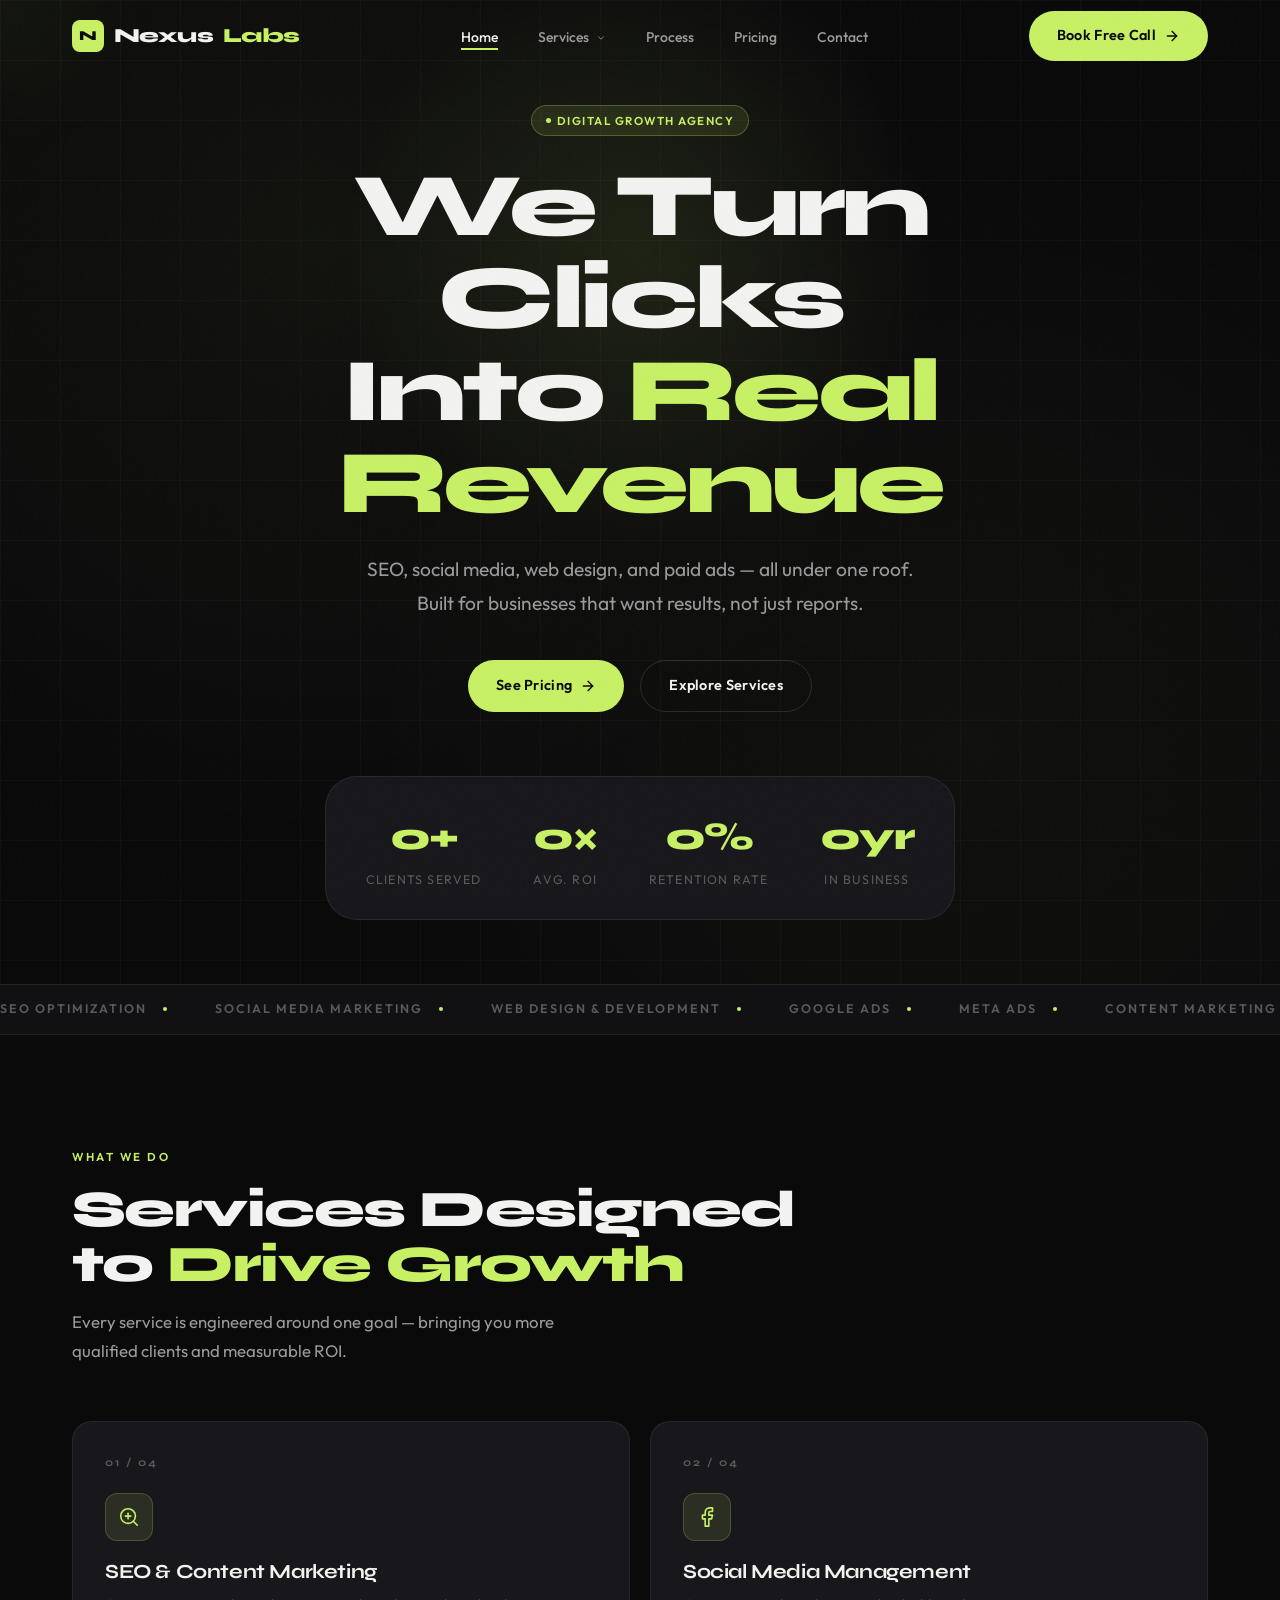
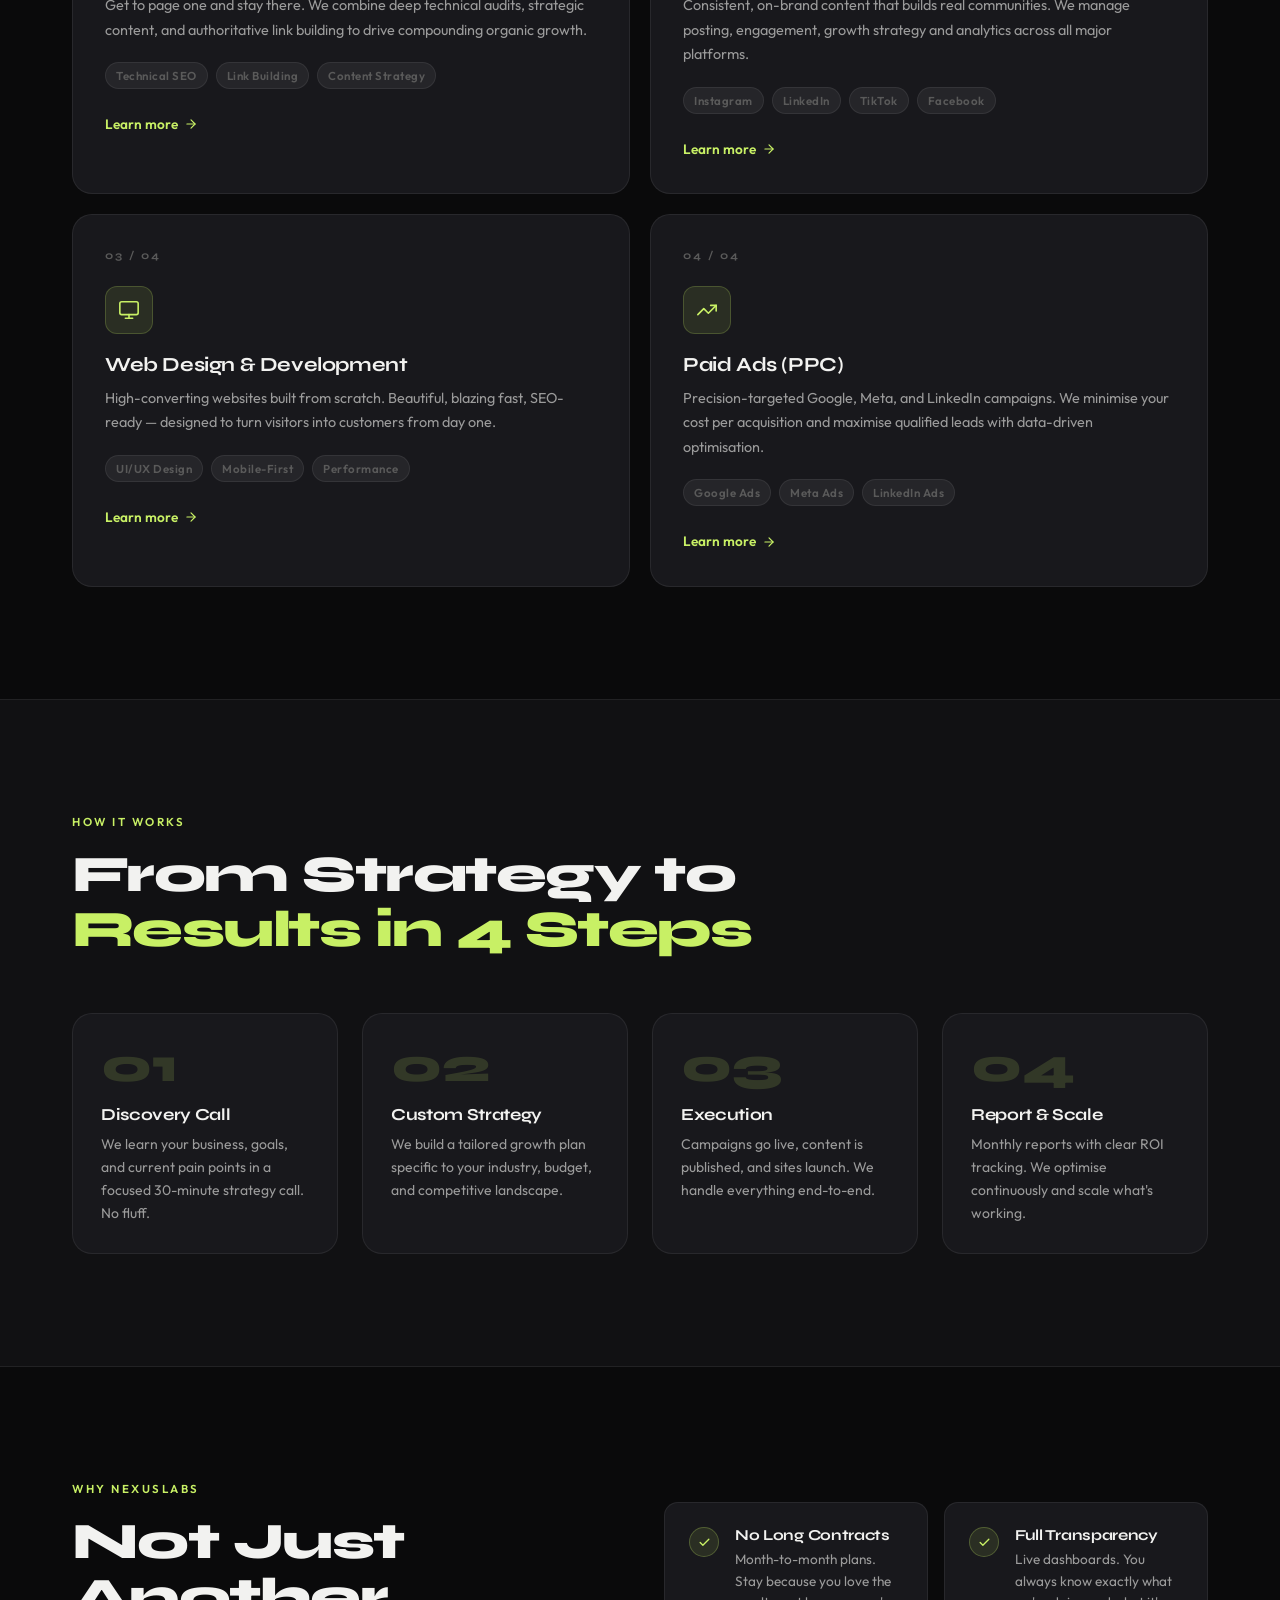
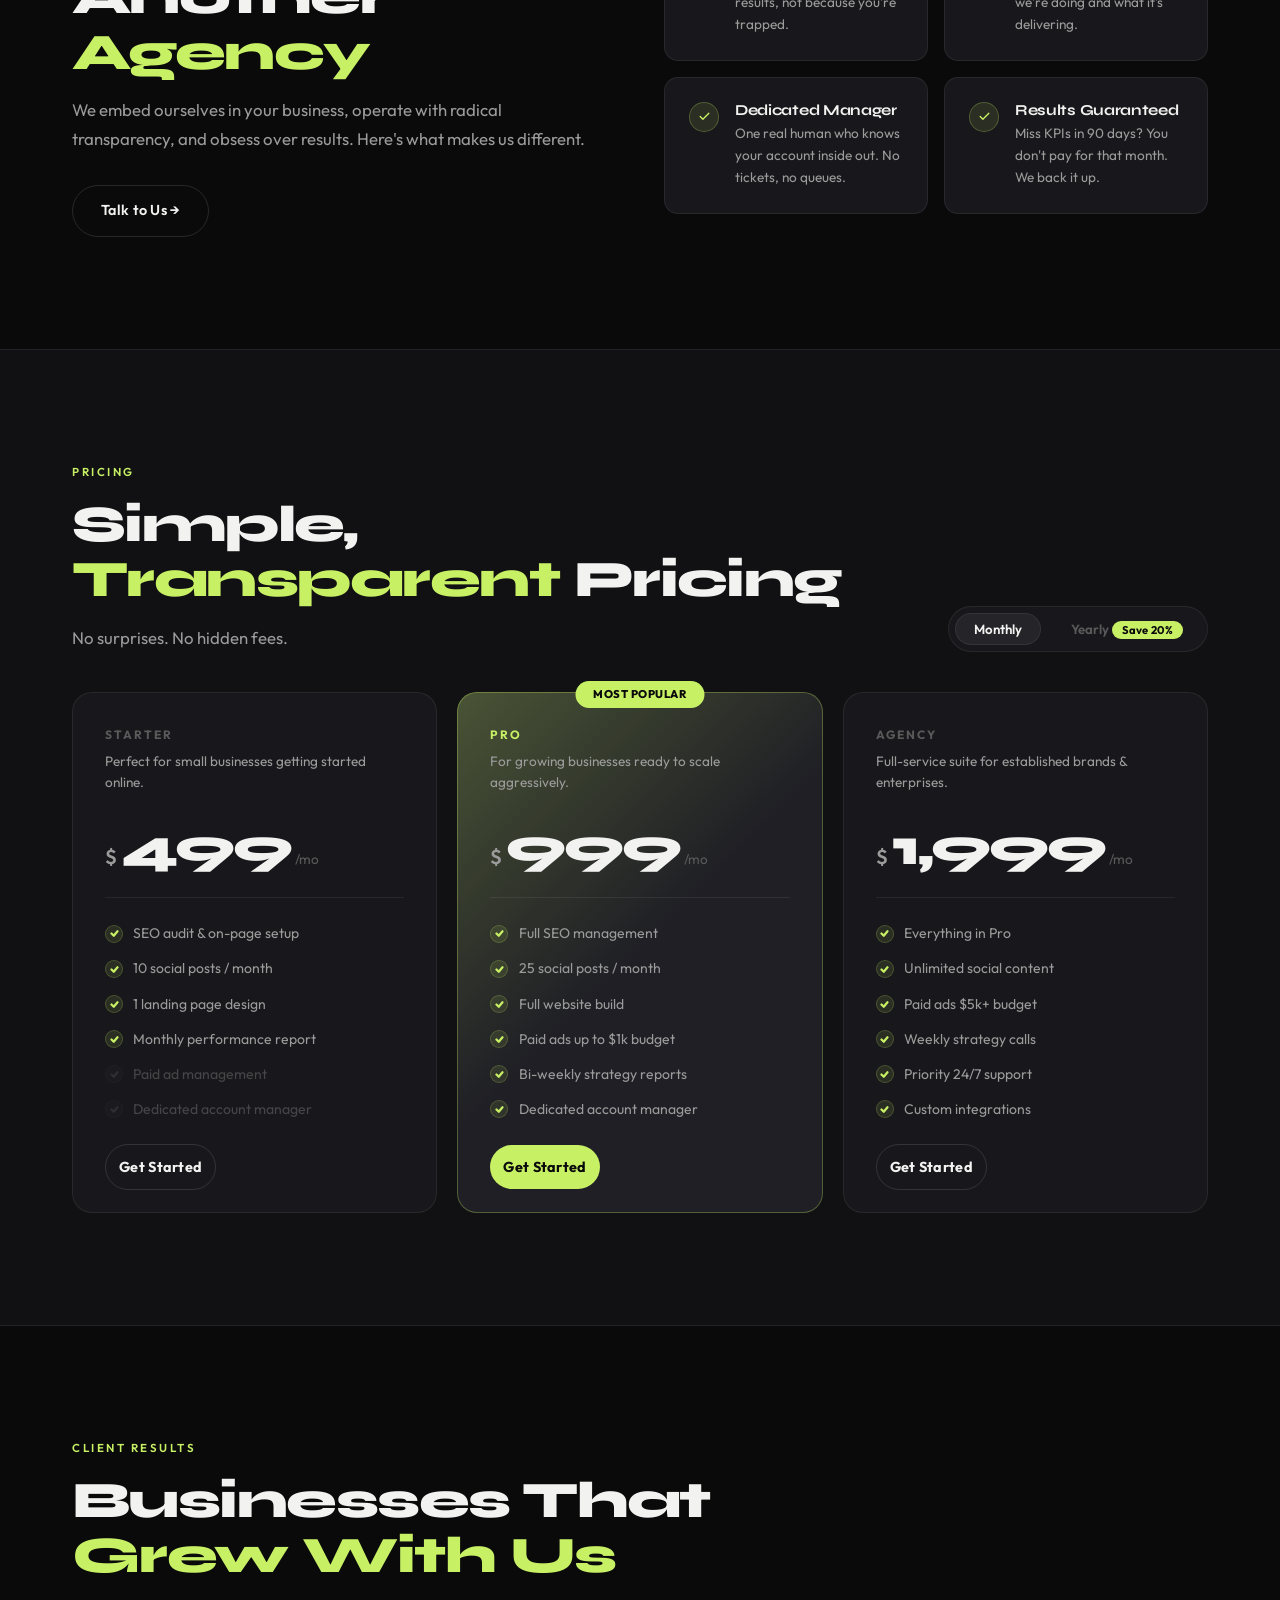
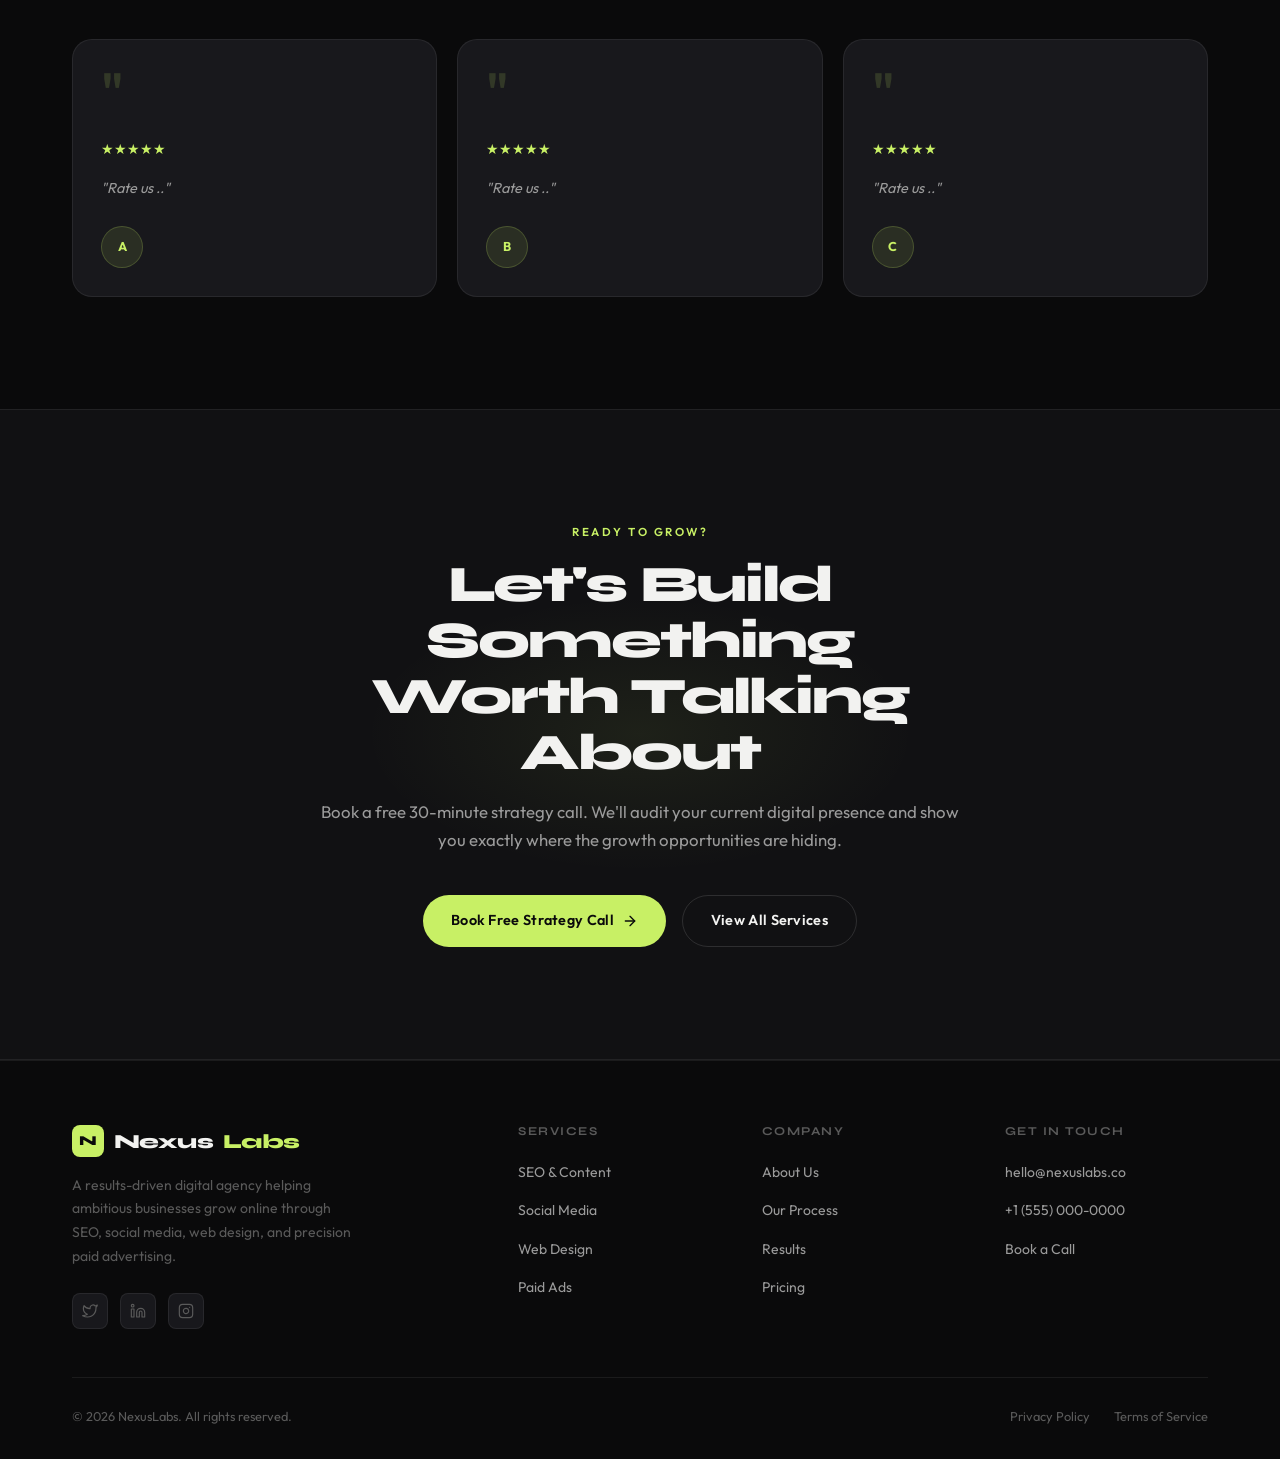
<file: index.html>
<!DOCTYPE html>
<html lang="en">
<head>
  <!-- ── Meta ── -->
  <meta charset="UTF-8" />
  <meta name="viewport" content="width=device-width, initial-scale=1.0" />
  <meta http-equiv="X-UA-Compatible" content="IE=edge" />

  <!-- ── SEO ── -->
  <title>NexusLabs — Digital Marketing Agency | SEO, Web Design & Paid Ads</title>
  <meta name="description" content="NexusLabs is a results-driven digital marketing agency offering SEO, social media management, web design, and paid advertising. We turn clicks into real revenue." />
  <meta name="keywords" content="digital marketing agency, SEO services, social media management, web design, paid ads, PPC, Google Ads, Meta Ads" />
  <meta name="author" content="NexusLabs" />
  <meta name="robots" content="index, follow" />
  <link rel="canonical" href="https://yourdomain.com/" />

  <!-- ── Open Graph (Social Sharing) ── -->
  <meta property="og:type" content="website" />
  <meta property="og:title" content="NexusLabs — Digital Marketing Agency" />
  <meta property="og:description" content="SEO, Social Media, Web Design & Paid Ads — all under one roof. Built for businesses that want results, not just reports." />
  <meta property="og:image" content="https://yourdomain.com/images/og-image.jpg" />
  <meta property="og:url" content="https://yourdomain.com/" />
  <meta property="og:site_name" content="NexusLabs" />

  <!-- ── Twitter Card ── -->
  <meta name="twitter:card" content="summary_large_image" />
  <meta name="twitter:title" content="NexusLabs — Digital Marketing Agency" />
  <meta name="twitter:description" content="SEO, Social Media, Web Design & Paid Ads — all under one roof." />
  <meta name="twitter:image" content="https://yourdomain.com/images/og-image.jpg" />

  <!-- ── Favicon ── -->
  <link rel="icon" type="image/svg+xml" href="data:image/svg+xml,<svg xmlns='http://www.w3.org/2000/svg' viewBox='0 0 32 32'><rect width='32' height='32' rx='8' fill='%23c8f065'/><text x='6' y='23' font-family='sans-serif' font-size='18' font-weight='900' fill='%230a0a0b'>N</text></svg>" />

  <!-- ── Performance: Preconnect fonts ── -->
  <link rel="preconnect" href="https://fonts.googleapis.com" />
  <link rel="preconnect" href="https://fonts.gstatic.com" crossorigin />

  <!-- ── Stylesheets ── -->
  <link rel="stylesheet" href="css/main.css" />
  <link rel="stylesheet" href="css/nav.css" />
  <link rel="stylesheet" href="css/components.css" />

  <!-- ── Structured Data (JSON-LD) ── -->
  <script type="application/ld+json">
  {
    "@context": "https://schema.org",
    "@type": "ProfessionalService",
    "name": "NexusLabs",
    "description": "Digital marketing agency offering SEO, social media management, web design, and paid advertising.",
    "url": "https://yourdomain.com",
    "telephone": "+1-555-000-0000",
    "email": "hello@nexuslabs.co",
    "address": {
      "@type": "PostalAddress",
      "addressCountry": "US"
    },
    "sameAs": [
      "https://twitter.com/nexuslabs",
      "https://linkedin.com/company/nexuslabs",
      "https://instagram.com/nexuslabs"
    ],
    "offers": [
      { "@type": "Offer", "name": "SEO & Content Marketing" },
      { "@type": "Offer", "name": "Social Media Management" },
      { "@type": "Offer", "name": "Web Design & Development" },
      { "@type": "Offer", "name": "Paid Advertising (PPC)" }
    ]
  }
  </script>
</head>

<body class="noise">

  <!-- ════════════════════════════════════════════
       NAVIGATION
  ════════════════════════════════════════════ -->
  <header>
    <nav class="nav" role="navigation" aria-label="Main navigation">
      <div class="container">
        <div class="nav__inner">

          <!-- Logo -->
          <a href="index.html" class="nav__logo" aria-label="NexusLabs home">
            <div class="nav__logo-mark" aria-hidden="true">N</div>
            Nexus<span>Labs</span>
          </a>

          <!-- Desktop Links -->
          <ul class="nav__links" role="list">
            <li><a href="index.html" class="nav__link active">Home</a></li>
            <li class="nav__dropdown-wrap">
              <a href="services.html" class="nav__link">
                Services
                <svg class="nav__dropdown-arrow" viewBox="0 0 24 24" fill="none" stroke="currentColor" stroke-width="2" stroke-linecap="round" stroke-linejoin="round"><polyline points="6 9 12 15 18 9"/></svg>
              </a>
              <div class="nav__dropdown" role="menu">
                <a href="services.html#seo" role="menuitem">SEO & Content</a>
                <a href="services.html#social" role="menuitem">Social Media</a>
                <a href="services.html#web" role="menuitem">Web Design</a>
                <a href="services.html#ads" role="menuitem">Paid Ads</a>
              </div>
            </li>
            <li><a href="index.html#process" class="nav__link">Process</a></li>
            <li><a href="index.html#pricing" class="nav__link">Pricing</a></li>
            <li><a href="contact.html" class="nav__link">Contact</a></li>
          </ul>

          <!-- CTA + Burger -->
          <div class="nav__actions">
            <a href="contact.html" class="btn btn-primary nav__cta">
              Book Free Call
              <svg viewBox="0 0 24 24" fill="none" stroke="currentColor" stroke-width="2" stroke-linecap="round" stroke-linejoin="round"><line x1="5" y1="12" x2="19" y2="12"/><polyline points="12 5 19 12 12 19"/></svg>
            </a>
            <button class="nav__burger" aria-label="Toggle menu" aria-expanded="false">
              <span></span><span></span><span></span>
            </button>
          </div>

        </div>
      </div>

      <!-- Mobile Menu -->
      <div class="nav__mobile" role="dialog" aria-label="Mobile navigation">
        <a href="index.html" class="nav__mobile-link active">Home</a>
        <button class="nav__mobile-link" data-sub="mob-services">Services ↓</button>
        <div class="nav__mobile-sub" id="mob-services">
          <a href="services.html#seo">SEO & Content</a>
          <a href="services.html#social">Social Media</a>
          <a href="services.html#web">Web Design</a>
          <a href="services.html#ads">Paid Ads</a>
        </div>
        <a href="index.html#process" class="nav__mobile-link">Process</a>
        <a href="index.html#pricing" class="nav__mobile-link">Pricing</a>
        <a href="contact.html" class="nav__mobile-link">Contact</a>
        <div class="nav__mobile-cta">
          <a href="contact.html" class="btn btn-primary" style="width:100%;justify-content:center;">Book Free Call →</a>
        </div>
      </div>
    </nav>
  </header>

  <main>

    <!-- ════════════════════════════════════════════
         HERO SECTION
    ════════════════════════════════════════════ -->
    <section class="hero grid-bg" id="hero" aria-label="Hero">
      <div class="hero__glow" aria-hidden="true"></div>

      <div class="hero__eyebrow reveal">
        <span class="badge">Digital Growth Agency</span>
      </div>

      <h1 class="hero__title reveal reveal-delay-1">
        We Turn Clicks<br>Into <em>Real Revenue</em>
      </h1>

      <p class="hero__sub reveal reveal-delay-2">
        SEO, social media, web design, and paid ads — all under one roof.
        Built for businesses that want results, not just reports.
      </p>

      <div class="hero__btns reveal reveal-delay-3">
        <a href="#pricing" class="btn btn-primary">
          See Pricing
          <svg viewBox="0 0 24 24" fill="none" stroke="currentColor" stroke-width="2" stroke-linecap="round" stroke-linejoin="round"><line x1="5" y1="12" x2="19" y2="12"/><polyline points="12 5 19 12 12 19"/></svg>
        </a>
        <a href="services.html" class="btn btn-outline">Explore Services</a>
      </div>

      <!-- Stats -->
      <div class="hero__stats reveal reveal-delay-4">
        <div class="stat" style="text-align:center">
          <div class="hero__stat-num"><span data-count="0" data-suffix="+">0+</span></div>
          <div class="hero__stat-label">Clients Served</div>
        </div>
        <div class="stat" style="text-align:center">
          <div class="hero__stat-num"><span data-count="0" data-suffix="×">0×</span></div>
          <div class="hero__stat-label">Avg. ROI</div>
        </div>
        <div class="stat" style="text-align:center">
          <div class="hero__stat-num"><span data-count="0" data-suffix="%">0%</span></div>
          <div class="hero__stat-label">Retention Rate</div>
        </div>
        <div class="stat" style="text-align:center">
          <div class="hero__stat-num"><span data-count="0" data-suffix="yr">0yr</span></div>
          <div class="hero__stat-label">In Business</div>
        </div>
      </div>

    </section>

    <!-- ════════════════════════════════════════════
         MARQUEE
    ════════════════════════════════════════════ -->
    <div class="marquee-section" aria-hidden="true">
      <div class="marquee__track">
        <!-- Repeated twice for seamless loop -->
        <div class="marquee__item">SEO Optimization <div class="marquee__dot"></div></div>
        <div class="marquee__item">Social Media Marketing <div class="marquee__dot"></div></div>
        <div class="marquee__item">Web Design & Development <div class="marquee__dot"></div></div>
        <div class="marquee__item">Google Ads <div class="marquee__dot"></div></div>
        <div class="marquee__item">Meta Ads <div class="marquee__dot"></div></div>
        <div class="marquee__item">Content Marketing <div class="marquee__dot"></div></div>
        <div class="marquee__item">Brand Strategy <div class="marquee__dot"></div></div>
        <div class="marquee__item">Lead Generation <div class="marquee__dot"></div></div>
        <div class="marquee__item">Email Campaigns <div class="marquee__dot"></div></div>
        <div class="marquee__item">Conversion Optimisation <div class="marquee__dot"></div></div>
        <div class="marquee__item">SEO Optimization <div class="marquee__dot"></div></div>
        <div class="marquee__item">Social Media Marketing <div class="marquee__dot"></div></div>
        <div class="marquee__item">Web Design & Development <div class="marquee__dot"></div></div>
        <div class="marquee__item">Google Ads <div class="marquee__dot"></div></div>
        <div class="marquee__item">Meta Ads <div class="marquee__dot"></div></div>
        <div class="marquee__item">Content Marketing <div class="marquee__dot"></div></div>
        <div class="marquee__item">Brand Strategy <div class="marquee__dot"></div></div>
        <div class="marquee__item">Lead Generation <div class="marquee__dot"></div></div>
        <div class="marquee__item">Email Campaigns <div class="marquee__dot"></div></div>
        <div class="marquee__item">Conversion Optimisation <div class="marquee__dot"></div></div>
      </div>
    </div>

    <!-- ════════════════════════════════════════════
         SERVICES OVERVIEW
    ════════════════════════════════════════════ -->
    <section class="section" id="services" aria-label="Services">
      <div class="container">
        <div class="reveal">
          <p class="section-label">What We Do</p>
          <h2 class="section-heading">Services Designed<br>to <em>Drive Growth</em></h2>
          <p class="section-sub">Every service is engineered around one goal — bringing you more qualified clients and measurable ROI.</p>
        </div>

        <div class="services-grid">

          <!-- SEO -->
          <article class="service-card reveal reveal-delay-1" role="article">
            <div class="service-card__number">01 / 04</div>
            <div class="service-card__icon" aria-hidden="true">
              <svg viewBox="0 0 24 24"><circle cx="11" cy="11" r="8"/><line x1="21" y1="21" x2="16.65" y2="16.65"/><line x1="11" y1="8" x2="11" y2="14"/><line x1="8" y1="11" x2="14" y2="11"/></svg>
            </div>
            <h3 class="service-card__title">SEO & Content Marketing</h3>
            <p class="service-card__desc">Get to page one and stay there. We combine deep technical audits, strategic content, and authoritative link building to drive compounding organic growth.</p>
            <div class="service-card__tags">
              <span class="service-card__tag">Technical SEO</span>
              <span class="service-card__tag">Link Building</span>
              <span class="service-card__tag">Content Strategy</span>
            </div>
            <a href="services.html#seo" class="service-card__link" aria-label="Learn more about SEO">
              Learn more
              <svg viewBox="0 0 24 24"><line x1="5" y1="12" x2="19" y2="12"/><polyline points="12 5 19 12 12 19"/></svg>
            </a>
          </article>

          <!-- Social Media -->
          <article class="service-card reveal reveal-delay-2" role="article">
            <div class="service-card__number">02 / 04</div>
            <div class="service-card__icon" aria-hidden="true">
              <svg viewBox="0 0 24 24"><path d="M18 2h-3a5 5 0 0 0-5 5v3H7v4h3v8h4v-8h3l1-4h-4V7a1 1 0 0 1 1-1h3z"/></svg>
            </div>
            <h3 class="service-card__title">Social Media Management</h3>
            <p class="service-card__desc">Consistent, on-brand content that builds real communities. We manage posting, engagement, growth strategy and analytics across all major platforms.</p>
            <div class="service-card__tags">
              <span class="service-card__tag">Instagram</span>
              <span class="service-card__tag">LinkedIn</span>
              <span class="service-card__tag">TikTok</span>
              <span class="service-card__tag">Facebook</span>
            </div>
            <a href="services.html#social" class="service-card__link" aria-label="Learn more about social media">
              Learn more
              <svg viewBox="0 0 24 24"><line x1="5" y1="12" x2="19" y2="12"/><polyline points="12 5 19 12 12 19"/></svg>
            </a>
          </article>

          <!-- Web Design -->
          <article class="service-card reveal reveal-delay-1" role="article">
            <div class="service-card__number">03 / 04</div>
            <div class="service-card__icon" aria-hidden="true">
              <svg viewBox="0 0 24 24"><rect x="2" y="3" width="20" height="14" rx="2" ry="2"/><line x1="8" y1="21" x2="16" y2="21"/><line x1="12" y1="17" x2="12" y2="21"/></svg>
            </div>
            <h3 class="service-card__title">Web Design & Development</h3>
            <p class="service-card__desc">High-converting websites built from scratch. Beautiful, blazing fast, SEO-ready — designed to turn visitors into customers from day one.</p>
            <div class="service-card__tags">
              <span class="service-card__tag">UI/UX Design</span>
              <span class="service-card__tag">Mobile-First</span>
              <span class="service-card__tag">Performance</span>
            </div>
            <a href="services.html#web" class="service-card__link" aria-label="Learn more about web design">
              Learn more
              <svg viewBox="0 0 24 24"><line x1="5" y1="12" x2="19" y2="12"/><polyline points="12 5 19 12 12 19"/></svg>
            </a>
          </article>

          <!-- Paid Ads -->
          <article class="service-card reveal reveal-delay-2" role="article">
            <div class="service-card__number">04 / 04</div>
            <div class="service-card__icon" aria-hidden="true">
              <svg viewBox="0 0 24 24"><polyline points="22 7 13.5 15.5 8.5 10.5 2 17"/><polyline points="16 7 22 7 22 13"/></svg>
            </div>
            <h3 class="service-card__title">Paid Ads (PPC)</h3>
            <p class="service-card__desc">Precision-targeted Google, Meta, and LinkedIn campaigns. We minimise your cost per acquisition and maximise qualified leads with data-driven optimisation.</p>
            <div class="service-card__tags">
              <span class="service-card__tag">Google Ads</span>
              <span class="service-card__tag">Meta Ads</span>
              <span class="service-card__tag">LinkedIn Ads</span>
            </div>
            <a href="services.html#ads" class="service-card__link" aria-label="Learn more about paid ads">
              Learn more
              <svg viewBox="0 0 24 24"><line x1="5" y1="12" x2="19" y2="12"/><polyline points="12 5 19 12 12 19"/></svg>
            </a>
          </article>

        </div>
      </div>
    </section>

    <!-- ════════════════════════════════════════════
         PROCESS
    ════════════════════════════════════════════ -->
    <section class="section" id="process" aria-label="Our process" style="background:var(--clr-bg2);border-top:1px solid var(--clr-border);border-bottom:1px solid var(--clr-border)">
      <div class="container">
        <div class="reveal">
          <p class="section-label">How It Works</p>
          <h2 class="section-heading">From Strategy to<br><em>Results in 4 Steps</em></h2>
        </div>

        <div class="process-grid">
          <div class="process-step reveal reveal-delay-1">
            <div class="process-step__num" aria-hidden="true">01</div>
            <h3 class="process-step__title">Discovery Call</h3>
            <p class="process-step__desc">We learn your business, goals, and current pain points in a focused 30-minute strategy call. No fluff.</p>
          </div>
          <div class="process-step reveal reveal-delay-2">
            <div class="process-step__num" aria-hidden="true">02</div>
            <h3 class="process-step__title">Custom Strategy</h3>
            <p class="process-step__desc">We build a tailored growth plan specific to your industry, budget, and competitive landscape.</p>
          </div>
          <div class="process-step reveal reveal-delay-3">
            <div class="process-step__num" aria-hidden="true">03</div>
            <h3 class="process-step__title">Execution</h3>
            <p class="process-step__desc">Campaigns go live, content is published, and sites launch. We handle everything end-to-end.</p>
          </div>
          <div class="process-step reveal reveal-delay-4">
            <div class="process-step__num" aria-hidden="true">04</div>
            <h3 class="process-step__title">Report & Scale</h3>
            <p class="process-step__desc">Monthly reports with clear ROI tracking. We optimise continuously and scale what's working.</p>
          </div>
        </div>
      </div>
    </section>

    <!-- ════════════════════════════════════════════
         WHY US
    ════════════════════════════════════════════ -->
    <section class="section" id="why" aria-label="Why choose us">
      <div class="container">
        <div style="display:grid;grid-template-columns:1fr;gap:3rem;align-items:center" class="why-layout">
          <div class="reveal">
            <p class="section-label">Why NexusLabs</p>
            <h2 class="section-heading">Not Just Another<br><em>Agency</em></h2>
            <p class="section-sub" style="margin-bottom:2rem">We embed ourselves in your business, operate with radical transparency, and obsess over results. Here's what makes us different.</p>
            <a href="contact.html" class="btn btn-outline">Talk to Us →</a>
          </div>
          <div class="why-grid reveal reveal-delay-1">
            <div class="why-item">
              <div class="why-item__check" aria-hidden="true"><svg viewBox="0 0 24 24"><polyline points="20 6 9 17 4 12"/></svg></div>
              <div><h4 class="why-item__title">No Long Contracts</h4><p class="why-item__desc">Month-to-month plans. Stay because you love the results, not because you're trapped.</p></div>
            </div>
            <div class="why-item">
              <div class="why-item__check" aria-hidden="true"><svg viewBox="0 0 24 24"><polyline points="20 6 9 17 4 12"/></svg></div>
              <div><h4 class="why-item__title">Full Transparency</h4><p class="why-item__desc">Live dashboards. You always know exactly what we're doing and what it's delivering.</p></div>
            </div>
            <div class="why-item">
              <div class="why-item__check" aria-hidden="true"><svg viewBox="0 0 24 24"><polyline points="20 6 9 17 4 12"/></svg></div>
              <div><h4 class="why-item__title">Dedicated Manager</h4><p class="why-item__desc">One real human who knows your account inside out. No tickets, no queues.</p></div>
            </div>
            <div class="why-item">
              <div class="why-item__check" aria-hidden="true"><svg viewBox="0 0 24 24"><polyline points="20 6 9 17 4 12"/></svg></div>
              <div><h4 class="why-item__title">Results Guaranteed</h4><p class="why-item__desc">Miss KPIs in 90 days? You don't pay for that month. We back it up.</p></div>
            </div>
          </div>
        </div>
      </div>
    </section>

    <!-- ════════════════════════════════════════════
         PRICING
    ════════════════════════════════════════════ -->
    <section class="section" id="pricing" aria-label="Pricing" style="background:var(--clr-bg2);border-top:1px solid var(--clr-border);border-bottom:1px solid var(--clr-border)">
      <div class="container">
        <div class="pricing-header reveal">
          <div>
            <p class="section-label">Pricing</p>
            <h2 class="section-heading">Simple,<br><em>Transparent</em> Pricing</h2>
            <p class="section-sub">No surprises. No hidden fees.</p>
          </div>
          <div class="pricing-toggle" role="group" aria-label="Billing period">
            <button class="pricing-toggle__btn active" data-period="monthly" aria-pressed="true">Monthly</button>
            <button class="pricing-toggle__btn" data-period="yearly" aria-pressed="false">
              Yearly <span class="save-pill">Save 20%</span>
            </button>
          </div>
        </div>

        <div class="pricing-grid">

          <!-- Starter -->
          <div class="price-card reveal reveal-delay-1">
            <div class="price-card__tier">Starter</div>
            <p class="price-card__desc">Perfect for small businesses getting started online.</p>
            <div class="price-card__amount">
              <span class="price-card__currency">$</span>
              <span class="price-card__num" data-monthly="499" data-yearly="399">499</span>
              <span class="price-card__period">/mo</span>
            </div>
            <div class="price-card__divider"></div>
            <ul class="price-card__features" aria-label="Starter plan features">
              <li class="price-card__feature"><span class="price-card__feat-check" aria-hidden="true"><svg viewBox="0 0 12 12"><polyline points="10 3 5 9 2 6"/></svg></span>SEO audit & on-page setup</li>
              <li class="price-card__feature"><span class="price-card__feat-check" aria-hidden="true"><svg viewBox="0 0 12 12"><polyline points="10 3 5 9 2 6"/></svg></span>10 social posts / month</li>
              <li class="price-card__feature"><span class="price-card__feat-check" aria-hidden="true"><svg viewBox="0 0 12 12"><polyline points="10 3 5 9 2 6"/></svg></span>1 landing page design</li>
              <li class="price-card__feature"><span class="price-card__feat-check" aria-hidden="true"><svg viewBox="0 0 12 12"><polyline points="10 3 5 9 2 6"/></svg></span>Monthly performance report</li>
              <li class="price-card__feature price-card__feature--dim"><span class="price-card__feat-check" aria-hidden="true"><svg viewBox="0 0 12 12"><polyline points="10 3 5 9 2 6"/></svg></span>Paid ad management</li>
              <li class="price-card__feature price-card__feature--dim"><span class="price-card__feat-check" aria-hidden="true"><svg viewBox="0 0 12 12"><polyline points="10 3 5 9 2 6"/></svg></span>Dedicated account manager</li>
            </ul>
            <a href="contact.html?plan=starter" class="price-card__btn price-card__btn--outline">Get Started</a>
          </div>

          <!-- Pro (featured) -->
          <div class="price-card price-card--featured reveal reveal-delay-2">
            <div class="price-card__badge" aria-label="Most popular plan">Most Popular</div>
            <div class="price-card__tier">Pro</div>
            <p class="price-card__desc">For growing businesses ready to scale aggressively.</p>
            <div class="price-card__amount">
              <span class="price-card__currency">$</span>
              <span class="price-card__num" data-monthly="999" data-yearly="799">999</span>
              <span class="price-card__period">/mo</span>
            </div>
            <div class="price-card__divider"></div>
            <ul class="price-card__features" aria-label="Pro plan features">
              <li class="price-card__feature"><span class="price-card__feat-check" aria-hidden="true"><svg viewBox="0 0 12 12"><polyline points="10 3 5 9 2 6"/></svg></span>Full SEO management</li>
              <li class="price-card__feature"><span class="price-card__feat-check" aria-hidden="true"><svg viewBox="0 0 12 12"><polyline points="10 3 5 9 2 6"/></svg></span>25 social posts / month</li>
              <li class="price-card__feature"><span class="price-card__feat-check" aria-hidden="true"><svg viewBox="0 0 12 12"><polyline points="10 3 5 9 2 6"/></svg></span>Full website build</li>
              <li class="price-card__feature"><span class="price-card__feat-check" aria-hidden="true"><svg viewBox="0 0 12 12"><polyline points="10 3 5 9 2 6"/></svg></span>Paid ads up to $1k budget</li>
              <li class="price-card__feature"><span class="price-card__feat-check" aria-hidden="true"><svg viewBox="0 0 12 12"><polyline points="10 3 5 9 2 6"/></svg></span>Bi-weekly strategy reports</li>
              <li class="price-card__feature"><span class="price-card__feat-check" aria-hidden="true"><svg viewBox="0 0 12 12"><polyline points="10 3 5 9 2 6"/></svg></span>Dedicated account manager</li>
            </ul>
            <a href="contact.html?plan=pro" class="price-card__btn price-card__btn--solid">Get Started</a>
          </div>

          <!-- Agency -->
          <div class="price-card reveal reveal-delay-3">
            <div class="price-card__tier">Agency</div>
            <p class="price-card__desc">Full-service suite for established brands & enterprises.</p>
            <div class="price-card__amount">
              <span class="price-card__currency">$</span>
              <span class="price-card__num" data-monthly="1,999" data-yearly="1,599">1,999</span>
              <span class="price-card__period">/mo</span>
            </div>
            <div class="price-card__divider"></div>
            <ul class="price-card__features" aria-label="Agency plan features">
              <li class="price-card__feature"><span class="price-card__feat-check" aria-hidden="true"><svg viewBox="0 0 12 12"><polyline points="10 3 5 9 2 6"/></svg></span>Everything in Pro</li>
              <li class="price-card__feature"><span class="price-card__feat-check" aria-hidden="true"><svg viewBox="0 0 12 12"><polyline points="10 3 5 9 2 6"/></svg></span>Unlimited social content</li>
              <li class="price-card__feature"><span class="price-card__feat-check" aria-hidden="true"><svg viewBox="0 0 12 12"><polyline points="10 3 5 9 2 6"/></svg></span>Paid ads $5k+ budget</li>
              <li class="price-card__feature"><span class="price-card__feat-check" aria-hidden="true"><svg viewBox="0 0 12 12"><polyline points="10 3 5 9 2 6"/></svg></span>Weekly strategy calls</li>
              <li class="price-card__feature"><span class="price-card__feat-check" aria-hidden="true"><svg viewBox="0 0 12 12"><polyline points="10 3 5 9 2 6"/></svg></span>Priority 24/7 support</li>
              <li class="price-card__feature"><span class="price-card__feat-check" aria-hidden="true"><svg viewBox="0 0 12 12"><polyline points="10 3 5 9 2 6"/></svg></span>Custom integrations</li>
            </ul>
            <a href="contact.html?plan=agency" class="price-card__btn price-card__btn--outline">Get Started</a>
          </div>

        </div>
      </div>
    </section>

    <!-- ════════════════════════════════════════════
         TESTIMONIALS
    ════════════════════════════════════════════ -->
    <section class="section" id="testimonials" aria-label="Client testimonials">
      <div class="container">
        <div class="reveal">
          <p class="section-label">Client Results</p>
          <h2 class="section-heading">Businesses That<br><em>Grew With Us</em></h2>
        </div>

        <div class="testimonials-grid">

          <article class="testi-card reveal reveal-delay-1">
            <span class="testi-card__quote-mark" aria-hidden="true">"</span>
            <div class="testi-card__stars" aria-label="5 stars">★★★★★</div>
            <p class="testi-card__text">"Rate us .."</p>
            <div class="testi-card__author">
              <div class="testi-card__avatar" aria-hidden="true">A</div>
              <div>
                <div class="testi-card__name"></div>
                <div class="testi-card__role"></div>
              </div>
            </div>
          </article>

          <article class="testi-card reveal reveal-delay-2">
            <span class="testi-card__quote-mark" aria-hidden="true">"</span>
            <div class="testi-card__stars" aria-label="5 stars">★★★★★</div>
            <p class="testi-card__text">"Rate us .."</p>
            <div class="testi-card__author">
              <div class="testi-card__avatar" aria-hidden="true">B</div>
              <div>
                <div class="testi-card__name"></div>
                <div class="testi-card__role"></div>
              </div>
            </div>
          </article>

          <article class="testi-card reveal reveal-delay-3">
            <span class="testi-card__quote-mark" aria-hidden="true">"</span>
            <div class="testi-card__stars" aria-label="5 stars">★★★★★</div>
            <p class="testi-card__text">"Rate us .."</p>
            <div class="testi-card__author">
              <div class="testi-card__avatar" aria-hidden="true">C</div>
              <div>
                <div class="testi-card__name"></div>
                <div class="testi-card__role"></div>
              </div>
            </div>
          </article>

        </div>
      </div>
    </section>

    <!-- ════════════════════════════════════════════
         CTA SECTION
    ════════════════════════════════════════════ -->
    <section class="section cta-section" aria-label="Call to action">
      <div class="cta-section__glow" aria-hidden="true"></div>
      <div class="container">
        <div class="cta-section__inner reveal">
          <p class="section-label" style="justify-content:center;display:flex">Ready to Grow?</p>
          <h2 class="cta-section__title">Let's Build Something<br>Worth Talking About</h2>
          <p class="cta-section__sub">Book a free 30-minute strategy call. We'll audit your current digital presence and show you exactly where the growth opportunities are hiding.</p>
          <div class="cta-btns">
            <a href="contact.html" class="btn btn-primary">
              Book Free Strategy Call
              <svg viewBox="0 0 24 24" fill="none" stroke="currentColor" stroke-width="2" stroke-linecap="round" stroke-linejoin="round"><line x1="5" y1="12" x2="19" y2="12"/><polyline points="12 5 19 12 12 19"/></svg>
            </a>
            <a href="services.html" class="btn btn-outline">View All Services</a>
          </div>
        </div>
      </div>
    </section>

  </main>

  <!-- ════════════════════════════════════════════
       FOOTER
  ════════════════════════════════════════════ -->
  <footer class="footer" role="contentinfo">
    <div class="container">
      <div class="footer__grid">

        <!-- Brand -->
        <div>
          <a href="index.html" class="nav__logo" aria-label="NexusLabs home">
            <div class="nav__logo-mark" aria-hidden="true">N</div>
            Nexus<span>Labs</span>
          </a>
          <p class="footer__brand-desc">A results-driven digital agency helping ambitious businesses grow online through SEO, social media, web design, and precision paid advertising.</p>
          <div class="footer__socials" aria-label="Social media links">
            <a href="#" class="footer__social" aria-label="Twitter / X">
              <svg viewBox="0 0 24 24"><path d="M23 3a10.9 10.9 0 0 1-3.14 1.53 4.48 4.48 0 0 0-7.86 3v1A10.66 10.66 0 0 1 3 4s-4 9 5 13a11.64 11.64 0 0 1-7 2c9 5 20 0 20-11.5a4.5 4.5 0 0 0-.08-.83A7.72 7.72 0 0 0 23 3z"/></svg>
            </a>
            <a href="#" class="footer__social" aria-label="LinkedIn">
              <svg viewBox="0 0 24 24"><path d="M16 8a6 6 0 0 1 6 6v7h-4v-7a2 2 0 0 0-2-2 2 2 0 0 0-2 2v7h-4v-7a6 6 0 0 1 6-6z"/><rect x="2" y="9" width="4" height="12"/><circle cx="4" cy="4" r="2"/></svg>
            </a>
            <a href="#" class="footer__social" aria-label="Instagram">
              <svg viewBox="0 0 24 24"><rect x="2" y="2" width="20" height="20" rx="5" ry="5"/><path d="M16 11.37A4 4 0 1 1 12.63 8 4 4 0 0 1 16 11.37z"/><line x1="17.5" y1="6.5" x2="17.51" y2="6.5"/></svg>
            </a>
          </div>
        </div>

        <!-- Services -->
        <div>
          <h3 class="footer__col-title">Services</h3>
          <ul class="footer__links" role="list">
            <li><a href="services.html#seo" class="footer__link">SEO & Content</a></li>
            <li><a href="services.html#social" class="footer__link">Social Media</a></li>
            <li><a href="services.html#web" class="footer__link">Web Design</a></li>
            <li><a href="services.html#ads" class="footer__link">Paid Ads</a></li>
          </ul>
        </div>

        <!-- Company -->
        <div>
          <h3 class="footer__col-title">Company</h3>
          <ul class="footer__links" role="list">
            <li><a href="index.html#why" class="footer__link">About Us</a></li>
            <li><a href="index.html#process" class="footer__link">Our Process</a></li>
            <li><a href="index.html#testimonials" class="footer__link">Results</a></li>
            <li><a href="index.html#pricing" class="footer__link">Pricing</a></li>
          </ul>
        </div>

        <!-- Contact -->
        <div>
          <h3 class="footer__col-title">Get In Touch</h3>
          <ul class="footer__links" role="list">
            <li><a href="mailto:hello@nexuslabs.co" class="footer__link">hello@nexuslabs.co</a></li>
            <li><a href="tel:+15550000000" class="footer__link">+1 (555) 000-0000</a></li>
            <li><a href="contact.html" class="footer__link">Book a Call</a></li>
          </ul>
        </div>

      </div>

      <div class="footer__bottom">
        <p class="footer__copy">© <span id="footerYear"></span> NexusLabs. All rights reserved.</p>
        <nav class="footer__legal" aria-label="Legal links">
          <a href="#">Privacy Policy</a>
          <a href="#">Terms of Service</a>
        </nav>
      </div>
    </div>
  </footer>

  <!-- ── Scripts (deferred for performance) ── -->
  <script>
    document.getElementById('footerYear').textContent = new Date().getFullYear();
  </script>
  <script src="js/main.js" defer></script>

  <!-- Why us section responsive layout fix -->
  <style>
    @media (min-width: 900px) {
      .why-layout { grid-template-columns: 1fr 1fr !important; }
    }
  </style>

</body>
</html>
</file>
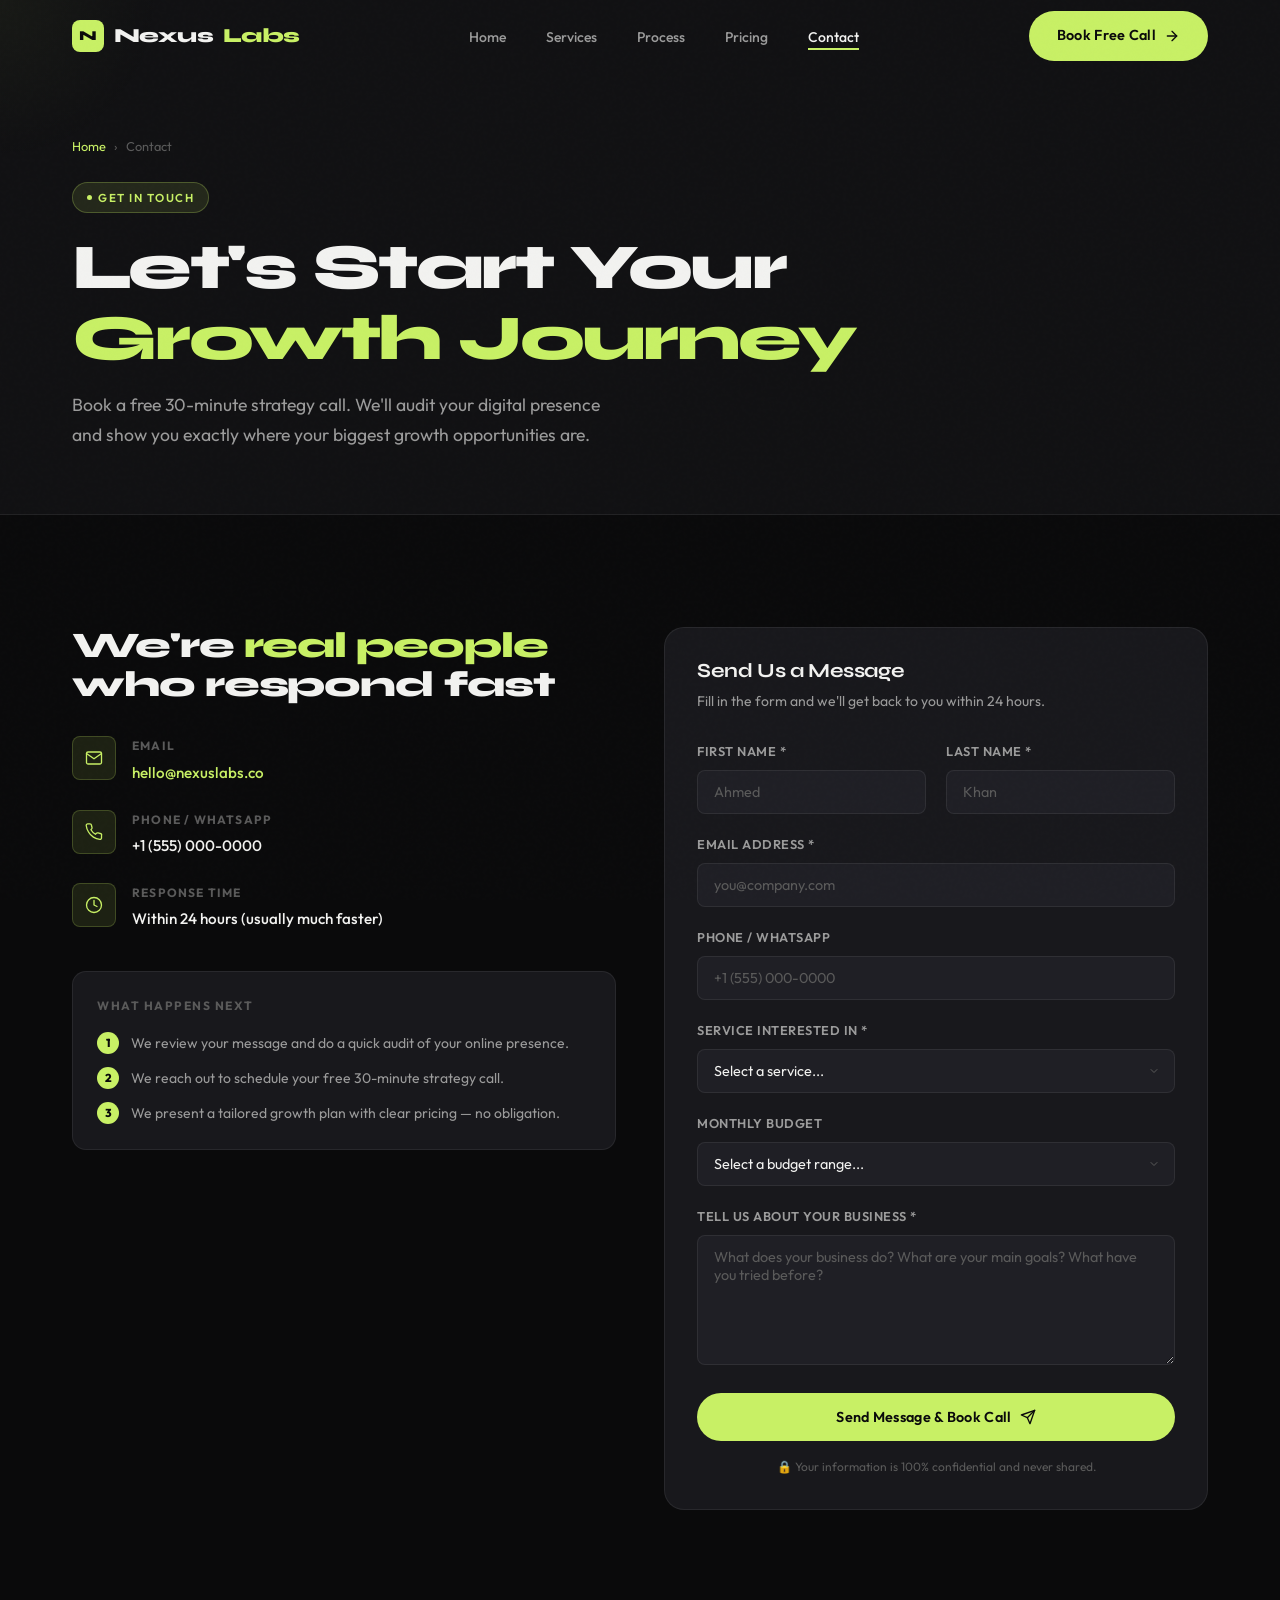
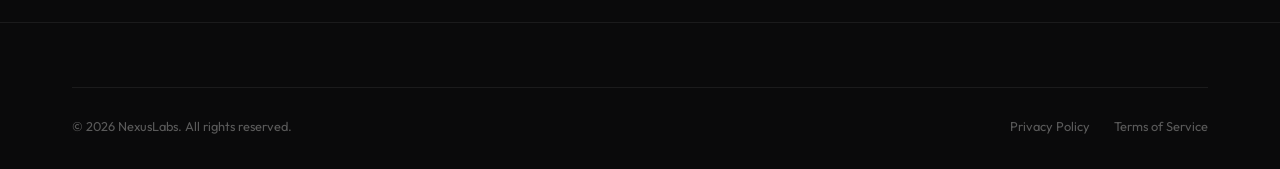
<file: contact.html>
<!DOCTYPE html>
<html lang="en">
<head>
  <meta charset="UTF-8" />
  <meta name="viewport" content="width=device-width, initial-scale=1.0" />
  <title>Contact — NexusLabs | Book a Free Strategy Call</title>
  <meta name="description" content="Get in touch with NexusLabs. Book a free 30-minute strategy call and find out exactly how we can grow your business online." />
  <meta name="robots" content="index, follow" />
  <link rel="canonical" href="https://yourdomain.com/contact.html" />
  <link rel="icon" type="image/svg+xml" href="data:image/svg+xml,<svg xmlns='http://www.w3.org/2000/svg' viewBox='0 0 32 32'><rect width='32' height='32' rx='8' fill='%23c8f065'/><text x='6' y='23' font-family='sans-serif' font-size='18' font-weight='900' fill='%230a0a0b'>N</text></svg>" />
  <link rel="preconnect" href="https://fonts.googleapis.com" />
  <link rel="preconnect" href="https://fonts.gstatic.com" crossorigin />
  <link rel="stylesheet" href="css/main.css" />
  <link rel="stylesheet" href="css/nav.css" />
  <link rel="stylesheet" href="css/components.css" />
</head>
<body class="noise">

  <header>
    <nav class="nav" role="navigation" aria-label="Main navigation">
      <div class="container">
        <div class="nav__inner">
          <a href="index.html" class="nav__logo" aria-label="NexusLabs home">
            <div class="nav__logo-mark" aria-hidden="true">N</div>
            Nexus<span>Labs</span>
          </a>
          <ul class="nav__links" role="list">
            <li><a href="index.html" class="nav__link">Home</a></li>
            <li><a href="services.html" class="nav__link">Services</a></li>
            <li><a href="index.html#process" class="nav__link">Process</a></li>
            <li><a href="index.html#pricing" class="nav__link">Pricing</a></li>
            <li><a href="contact.html" class="nav__link active">Contact</a></li>
          </ul>
          <div class="nav__actions">
            <a href="contact.html" class="btn btn-primary nav__cta">
              Book Free Call
              <svg viewBox="0 0 24 24" fill="none" stroke="currentColor" stroke-width="2" stroke-linecap="round" stroke-linejoin="round"><line x1="5" y1="12" x2="19" y2="12"/><polyline points="12 5 19 12 12 19"/></svg>
            </a>
            <button class="nav__burger" aria-label="Toggle menu" aria-expanded="false">
              <span></span><span></span><span></span>
            </button>
          </div>
        </div>
      </div>
      <div class="nav__mobile" role="dialog" aria-label="Mobile navigation">
        <a href="index.html" class="nav__mobile-link">Home</a>
        <a href="services.html" class="nav__mobile-link">Services</a>
        <a href="index.html#process" class="nav__mobile-link">Process</a>
        <a href="index.html#pricing" class="nav__mobile-link">Pricing</a>
        <a href="contact.html" class="nav__mobile-link active">Contact</a>
        <div class="nav__mobile-cta">
          <a href="contact.html" class="btn btn-primary" style="width:100%;justify-content:center;">Book Free Call →</a>
        </div>
      </div>
    </nav>
  </header>

  <main>

    <!-- Page Hero -->
    <div class="page-hero grid-bg">
      <div class="container">
        <div class="page-hero__breadcrumb">
          <a href="index.html">Home</a>
          <span>›</span>
          <span>Contact</span>
        </div>
        <div class="badge" style="margin-bottom:1.25rem">Get In Touch</div>
        <h1 class="page-hero__title">Let's Start Your<br><span style="color:var(--clr-accent)">Growth Journey</span></h1>
        <p class="page-hero__sub">Book a free 30-minute strategy call. We'll audit your digital presence and show you exactly where your biggest growth opportunities are.</p>
      </div>
    </div>

    <section class="section" aria-label="Contact form and info">
      <div class="container">
        <div class="contact-grid">

          <!-- Info -->
          <div class="reveal">
            <h2 class="section-heading" style="font-size:clamp(1.5rem,3vw,2.25rem);margin-bottom:2rem">We're <em>real people</em><br>who respond fast</h2>

            <div class="contact-info__item">
              <div class="contact-info__icon" aria-hidden="true">
                <svg viewBox="0 0 24 24"><path d="M4 4h16c1.1 0 2 .9 2 2v12c0 1.1-.9 2-2 2H4c-1.1 0-2-.9-2-2V6c0-1.1.9-2 2-2z"/><polyline points="22,6 12,13 2,6"/></svg>
              </div>
              <div>
                <div class="contact-info__label">Email</div>
                <a href="mailto:hello@nexuslabs.co" class="contact-info__value" style="color:var(--clr-accent)">hello@nexuslabs.co</a>
              </div>
            </div>

            <div class="contact-info__item">
              <div class="contact-info__icon" aria-hidden="true">
                <svg viewBox="0 0 24 24"><path d="M22 16.92v3a2 2 0 0 1-2.18 2 19.79 19.79 0 0 1-8.63-3.07A19.5 19.5 0 0 1 4.69 12 19.79 19.79 0 0 1 1.61 3.38 2 2 0 0 1 3.6 1.18h3a2 2 0 0 1 2 1.72 12.84 12.84 0 0 0 .7 2.81 2 2 0 0 1-.45 2.11L7.91 9a16 16 0 0 0 6 6l1.27-1.27a2 2 0 0 1 2.11-.45 12.84 12.84 0 0 0 2.81.7A2 2 0 0 1 22 16.92z"/></svg>
              </div>
              <div>
                <div class="contact-info__label">Phone / WhatsApp</div>
                <a href="tel:+15550000000" class="contact-info__value">+1 (555) 000-0000</a>
              </div>
            </div>

            <div class="contact-info__item">
              <div class="contact-info__icon" aria-hidden="true">
                <svg viewBox="0 0 24 24"><circle cx="12" cy="12" r="10"/><polyline points="12 6 12 12 16 14"/></svg>
              </div>
              <div>
                <div class="contact-info__label">Response Time</div>
                <div class="contact-info__value">Within 24 hours (usually much faster)</div>
              </div>
            </div>

            <!-- Trust signals -->
            <div style="margin-top:2.5rem;padding:1.5rem;background:var(--clr-bg3);border:1px solid var(--clr-border);border-radius:var(--radius-md)">
              <p style="font-size:0.75rem;font-weight:700;letter-spacing:1.5px;text-transform:uppercase;color:var(--clr-text3);margin-bottom:1rem">What Happens Next</p>
              <div style="display:flex;flex-direction:column;gap:0.75rem">
                <div style="display:flex;gap:0.75rem;align-items:flex-start">
                  <span style="background:var(--clr-accent);color:var(--clr-bg);width:22px;height:22px;border-radius:50%;display:flex;align-items:center;justify-content:center;font-size:0.72rem;font-weight:800;flex-shrink:0">1</span>
                  <p style="font-size:0.875rem;color:var(--clr-text2)">We review your message and do a quick audit of your online presence.</p>
                </div>
                <div style="display:flex;gap:0.75rem;align-items:flex-start">
                  <span style="background:var(--clr-accent);color:var(--clr-bg);width:22px;height:22px;border-radius:50%;display:flex;align-items:center;justify-content:center;font-size:0.72rem;font-weight:800;flex-shrink:0">2</span>
                  <p style="font-size:0.875rem;color:var(--clr-text2)">We reach out to schedule your free 30-minute strategy call.</p>
                </div>
                <div style="display:flex;gap:0.75rem;align-items:flex-start">
                  <span style="background:var(--clr-accent);color:var(--clr-bg);width:22px;height:22px;border-radius:50%;display:flex;align-items:center;justify-content:center;font-size:0.72rem;font-weight:800;flex-shrink:0">3</span>
                  <p style="font-size:0.875rem;color:var(--clr-text2)">We present a tailored growth plan with clear pricing — no obligation.</p>
                </div>
              </div>
            </div>
          </div>

          <!-- Form -->
          <div class="reveal reveal-delay-1">
            <div class="contact-form">
              <h2 style="font-size:1.25rem;font-weight:700;margin-bottom:0.5rem">Send Us a Message</h2>
              <p style="font-size:0.875rem;color:var(--clr-text2);margin-bottom:1.75rem">Fill in the form and we'll get back to you within 24 hours.</p>

              <form id="contactForm" novalidate>

                <div class="form-row">
                  <div class="form-group">
                    <label class="form-label" for="firstName">First Name *</label>
                    <input class="form-input" type="text" id="firstName" name="firstName" placeholder="Ahmed" required />
                  </div>
                  <div class="form-group">
                    <label class="form-label" for="lastName">Last Name *</label>
                    <input class="form-input" type="text" id="lastName" name="lastName" placeholder="Khan" required />
                  </div>
                </div>

                <div class="form-group">
                  <label class="form-label" for="email">Email Address *</label>
                  <input class="form-input" type="email" id="email" name="email" placeholder="you@company.com" required />
                </div>

                <div class="form-group">
                  <label class="form-label" for="phone">Phone / WhatsApp</label>
                  <input class="form-input" type="tel" id="phone" name="phone" placeholder="+1 (555) 000-0000" />
                </div>

                <div class="form-group">
                  <label class="form-label" for="service">Service Interested In *</label>
                  <select class="form-select" id="service" name="service" required>
                    <option value="" disabled selected>Select a service...</option>
                    <option value="seo">SEO & Content Marketing</option>
                    <option value="social">Social Media Management</option>
                    <option value="web">Web Design & Development</option>
                    <option value="ads">Paid Ads (PPC)</option>
                    <option value="all">Full Package (All Services)</option>
                    <option value="other">Not Sure — Need Advice</option>
                  </select>
                </div>

                <div class="form-group">
                  <label class="form-label" for="budget">Monthly Budget</label>
                  <select class="form-select" id="budget" name="budget">
                    <option value="" disabled selected>Select a budget range...</option>
                    <option value="under500">Under $500/mo</option>
                    <option value="500-1000">$500 – $1,000/mo</option>
                    <option value="1000-2500">$1,000 – $2,500/mo</option>
                    <option value="2500+">$2,500+/mo</option>
                  </select>
                </div>

                <div class="form-group">
                  <label class="form-label" for="message">Tell Us About Your Business *</label>
                  <textarea class="form-textarea" id="message" name="message" placeholder="What does your business do? What are your main goals? What have you tried before?" required></textarea>
                </div>

                <button type="submit" class="btn btn-primary" style="width:100%;justify-content:center;padding:15px;">
                  Send Message & Book Call
                  <svg viewBox="0 0 24 24" fill="none" stroke="currentColor" stroke-width="2" stroke-linecap="round" stroke-linejoin="round"><line x1="22" y1="2" x2="11" y2="13"/><polygon points="22 2 15 22 11 13 2 9 22 2"/></svg>
                </button>

                <p style="font-size:0.75rem;color:var(--clr-text3);text-align:center;margin-top:1rem">🔒 Your information is 100% confidential and never shared.</p>

              </form>
            </div>
          </div>

        </div>
      </div>
    </section>

  </main>

  <footer class="footer" role="contentinfo">
    <div class="container">
      <div class="footer__bottom">
        <p class="footer__copy">© <span id="footerYear"></span> NexusLabs. All rights reserved.</p>
        <nav class="footer__legal" aria-label="Legal links">
          <a href="#">Privacy Policy</a>
          <a href="#">Terms of Service</a>
        </nav>
      </div>
    </div>
  </footer>

  <script>
    document.getElementById('footerYear').textContent = new Date().getFullYear();

    // Pre-select service from URL param
    const params = new URLSearchParams(window.location.search);
    const plan = params.get('plan') || params.get('service');
    if (plan) {
      const sel = document.getElementById('service');
      if (sel) {
        const opt = [...sel.options].find(o => o.value === plan || o.value.includes(plan));
        if (opt) sel.value = opt.value;
      }
    }
  </script>
  <script src="js/main.js" defer></script>

</body>
</html>
</file>
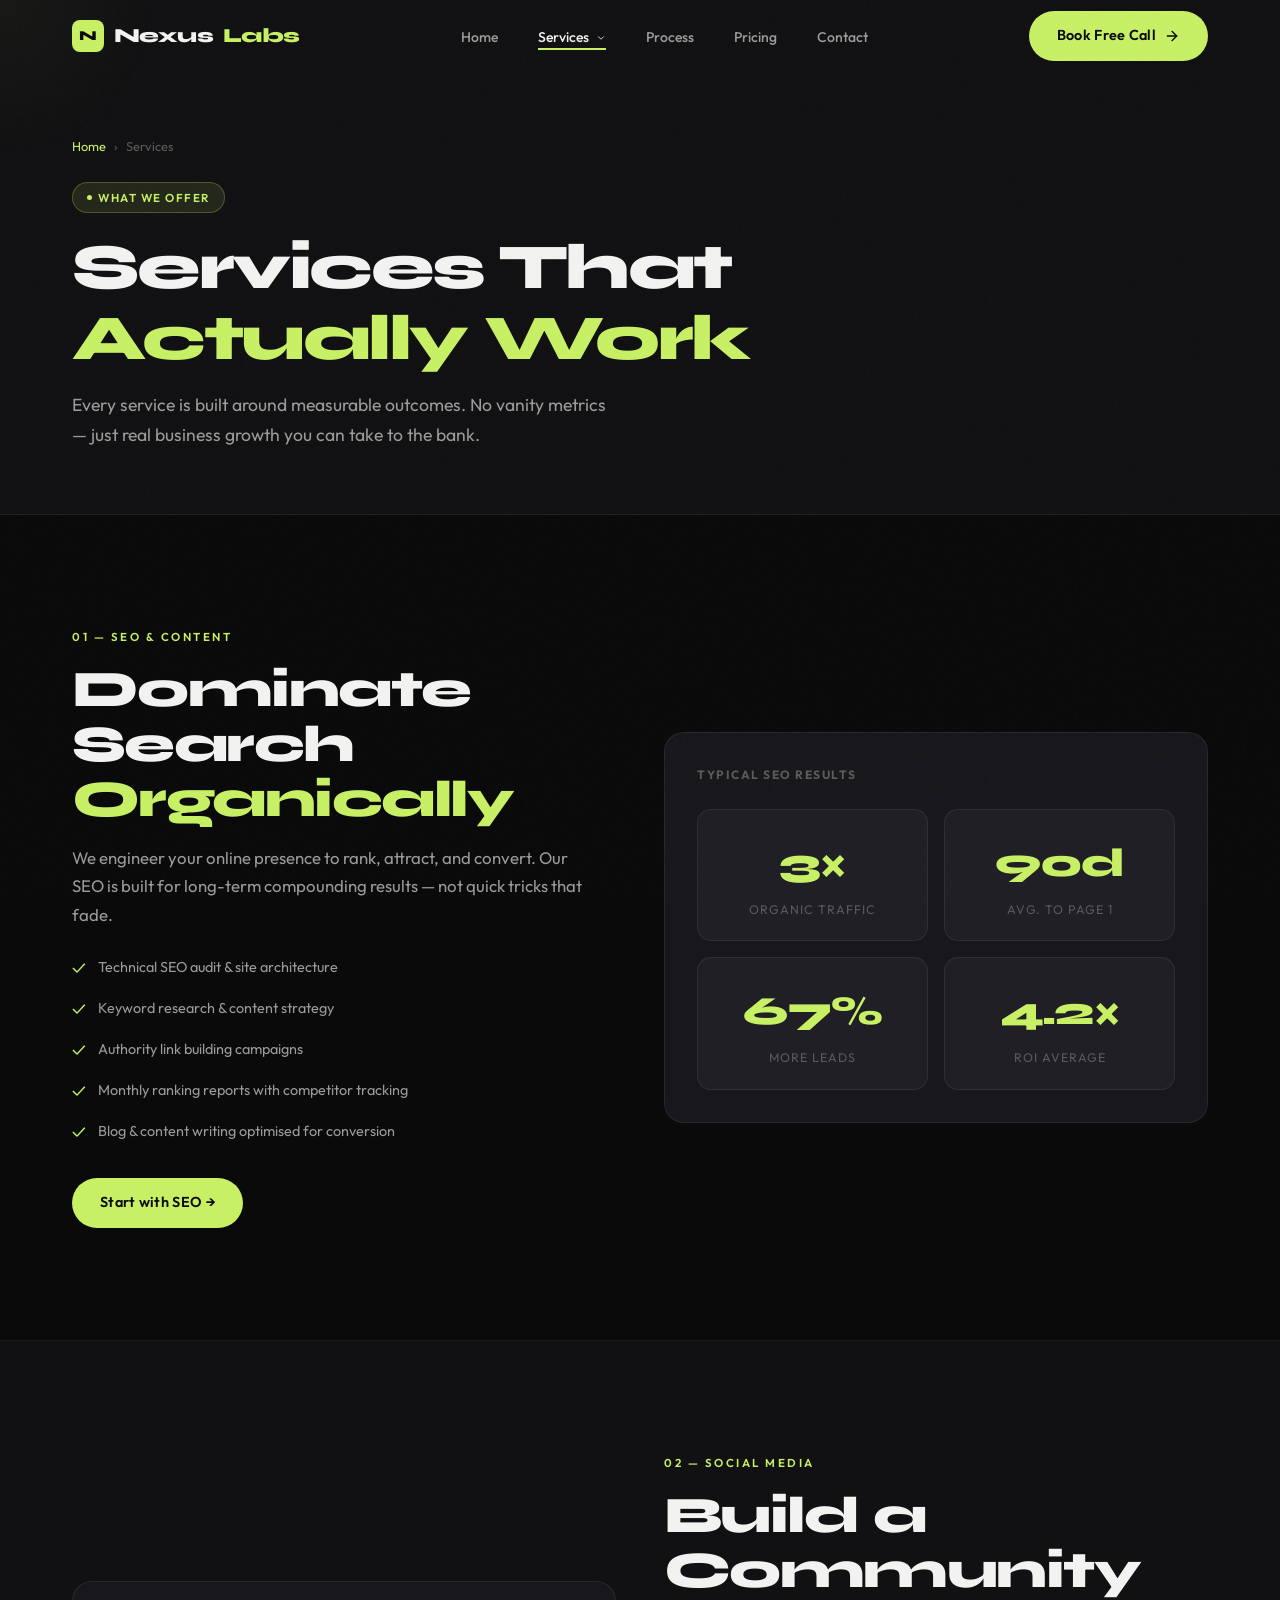
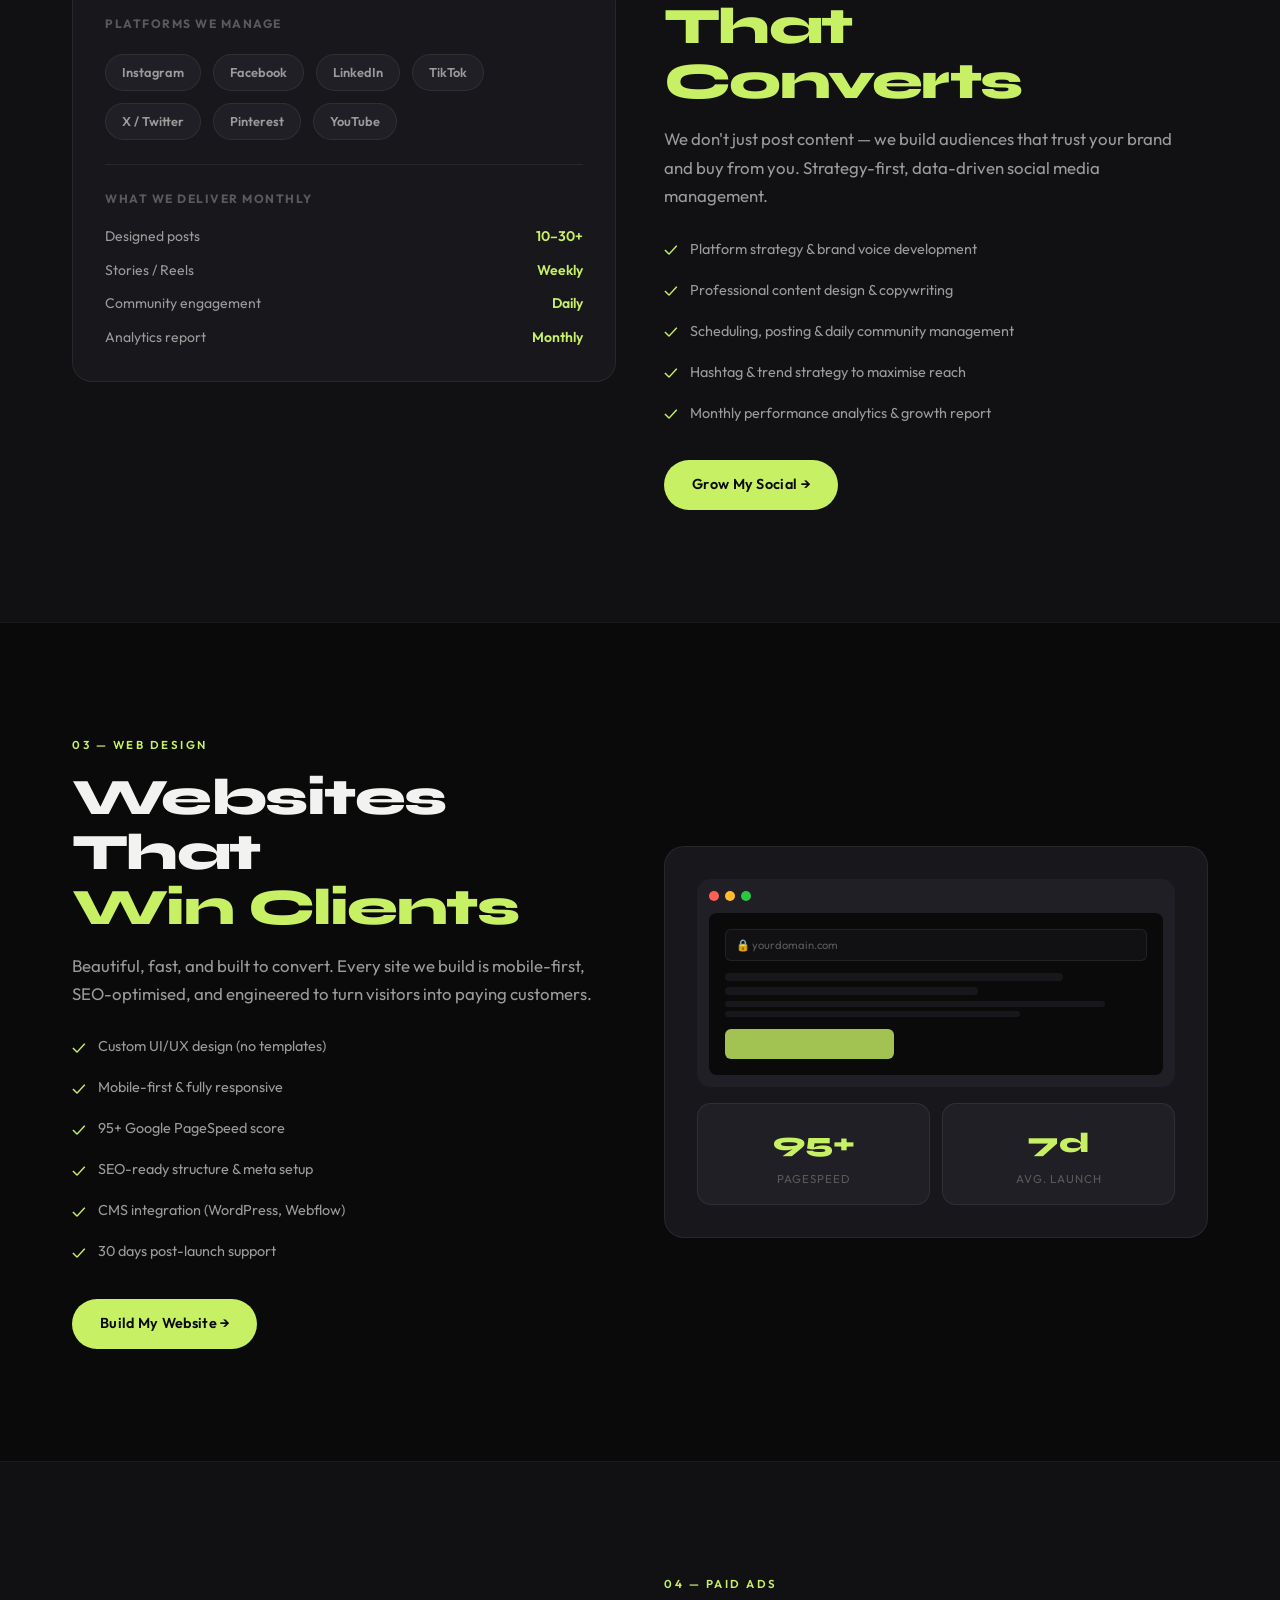
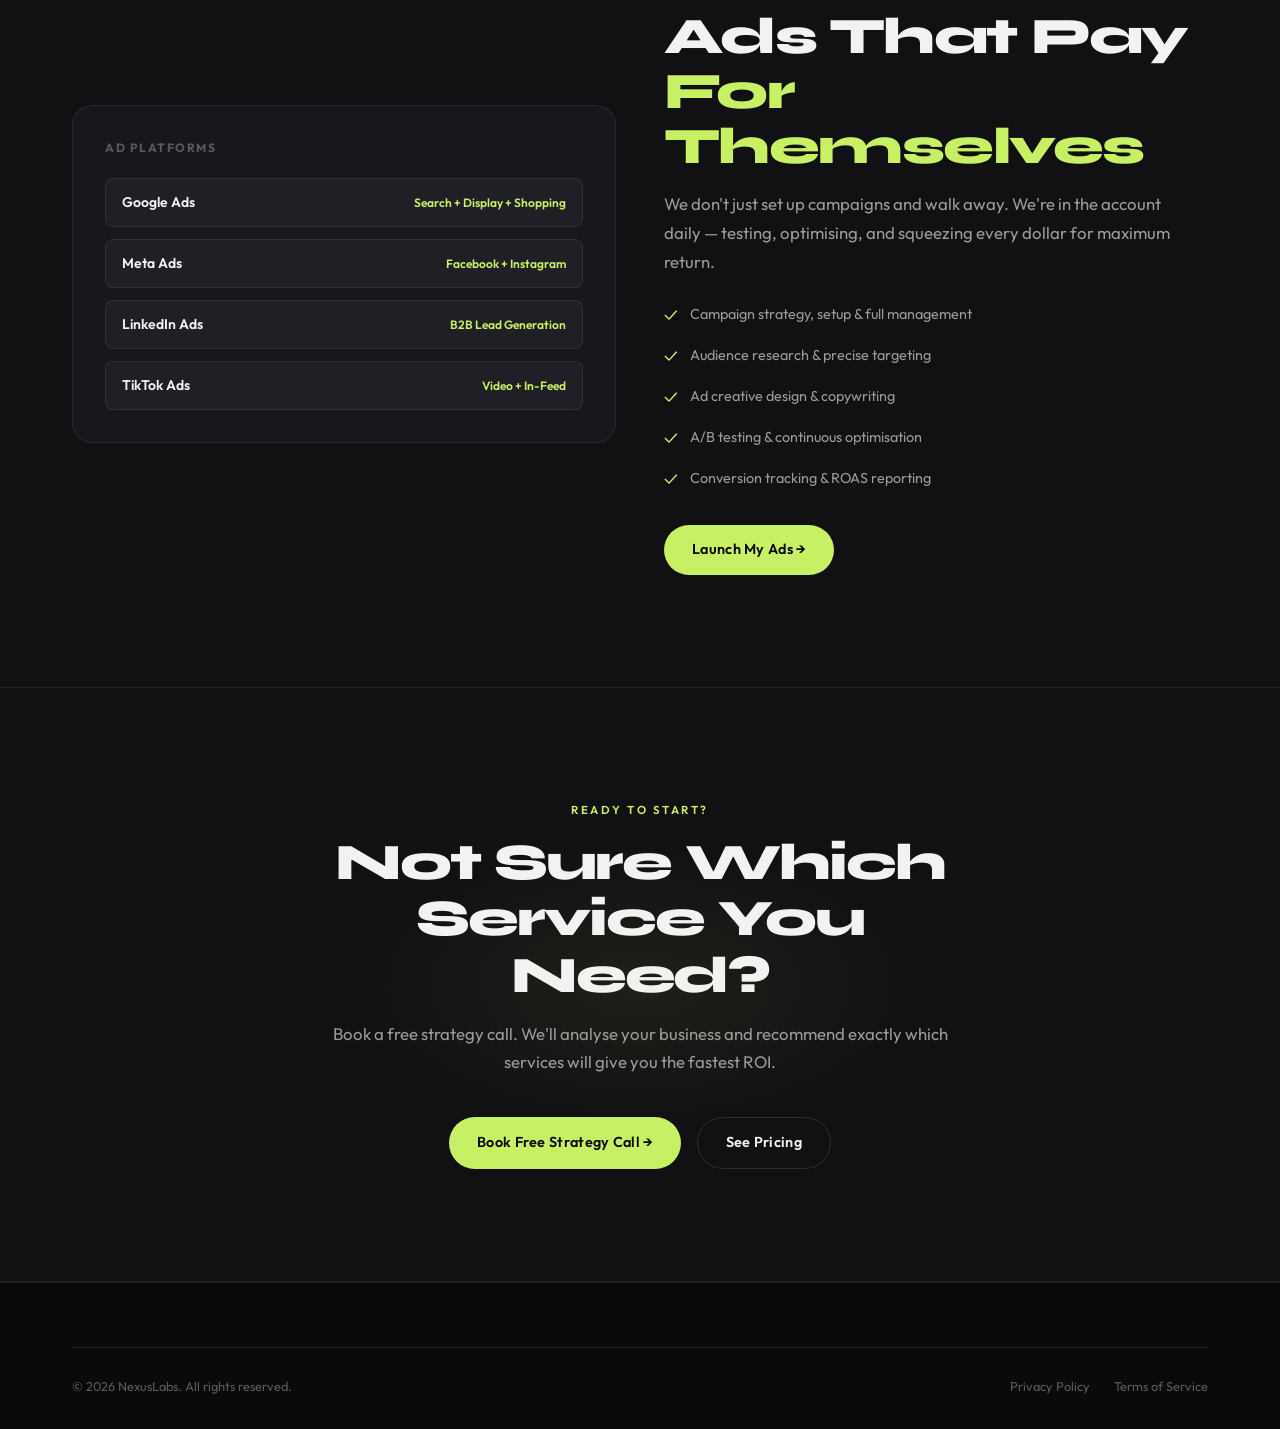
<file: services.html>
<!DOCTYPE html>
<html lang="en">
<head>
  <meta charset="UTF-8" />
  <meta name="viewport" content="width=device-width, initial-scale=1.0" />
  <title>Services — NexusLabs | SEO, Social Media, Web Design & Paid Ads</title>
  <meta name="description" content="Explore NexusLabs' full range of digital marketing services: SEO, social media management, web design & development, and paid advertising campaigns." />
  <meta name="robots" content="index, follow" />
  <link rel="canonical" href="https://yourdomain.com/services.html" />
  <meta property="og:title" content="Services — NexusLabs" />
  <meta property="og:description" content="SEO, Social Media, Web Design & Paid Ads. All designed to grow your business." />
  <meta property="og:url" content="https://yourdomain.com/services.html" />
  <link rel="icon" type="image/svg+xml" href="data:image/svg+xml,<svg xmlns='http://www.w3.org/2000/svg' viewBox='0 0 32 32'><rect width='32' height='32' rx='8' fill='%23c8f065'/><text x='6' y='23' font-family='sans-serif' font-size='18' font-weight='900' fill='%230a0a0b'>N</text></svg>" />
  <link rel="preconnect" href="https://fonts.googleapis.com" />
  <link rel="preconnect" href="https://fonts.gstatic.com" crossorigin />
  <link rel="stylesheet" href="css/main.css" />
  <link rel="stylesheet" href="css/nav.css" />
  <link rel="stylesheet" href="css/components.css" />
</head>
<body class="noise">

  <!-- NAV (same as index) -->
  <header>
    <nav class="nav" role="navigation" aria-label="Main navigation">
      <div class="container">
        <div class="nav__inner">
          <a href="index.html" class="nav__logo" aria-label="NexusLabs home">
            <div class="nav__logo-mark" aria-hidden="true">N</div>
            Nexus<span>Labs</span>
          </a>
          <ul class="nav__links" role="list">
            <li><a href="index.html" class="nav__link">Home</a></li>
            <li class="nav__dropdown-wrap">
              <a href="services.html" class="nav__link active">
                Services
                <svg class="nav__dropdown-arrow" viewBox="0 0 24 24" fill="none" stroke="currentColor" stroke-width="2" stroke-linecap="round" stroke-linejoin="round"><polyline points="6 9 12 15 18 9"/></svg>
              </a>
              <div class="nav__dropdown" role="menu">
                <a href="#seo" role="menuitem">SEO & Content</a>
                <a href="#social" role="menuitem">Social Media</a>
                <a href="#web" role="menuitem">Web Design</a>
                <a href="#ads" role="menuitem">Paid Ads</a>
              </div>
            </li>
            <li><a href="index.html#process" class="nav__link">Process</a></li>
            <li><a href="index.html#pricing" class="nav__link">Pricing</a></li>
            <li><a href="contact.html" class="nav__link">Contact</a></li>
          </ul>
          <div class="nav__actions">
            <a href="contact.html" class="btn btn-primary nav__cta">
              Book Free Call
              <svg viewBox="0 0 24 24" fill="none" stroke="currentColor" stroke-width="2" stroke-linecap="round" stroke-linejoin="round"><line x1="5" y1="12" x2="19" y2="12"/><polyline points="12 5 19 12 12 19"/></svg>
            </a>
            <button class="nav__burger" aria-label="Toggle menu" aria-expanded="false">
              <span></span><span></span><span></span>
            </button>
          </div>
        </div>
      </div>
      <div class="nav__mobile" role="dialog" aria-label="Mobile navigation">
        <a href="index.html" class="nav__mobile-link">Home</a>
        <a href="services.html" class="nav__mobile-link active">Services</a>
        <a href="index.html#process" class="nav__mobile-link">Process</a>
        <a href="index.html#pricing" class="nav__mobile-link">Pricing</a>
        <a href="contact.html" class="nav__mobile-link">Contact</a>
        <div class="nav__mobile-cta">
          <a href="contact.html" class="btn btn-primary" style="width:100%;justify-content:center;">Book Free Call →</a>
        </div>
      </div>
    </nav>
  </header>

  <main>

    <!-- Page Hero -->
    <div class="page-hero grid-bg">
      <div class="container">
        <div class="page-hero__breadcrumb">
          <a href="index.html">Home</a>
          <span>›</span>
          <span>Services</span>
        </div>
        <div class="badge" style="margin-bottom:1.25rem">What We Offer</div>
        <h1 class="page-hero__title">Services That<br><span style="color:var(--clr-accent)">Actually Work</span></h1>
        <p class="page-hero__sub">Every service is built around measurable outcomes. No vanity metrics — just real business growth you can take to the bank.</p>
      </div>
    </div>

    <!-- ── SEO ── -->
    <section class="section" id="seo" aria-label="SEO services">
      <div class="container">
        <div style="display:grid;grid-template-columns:1fr;gap:3rem;align-items:center" class="service-layout">
          <div class="reveal">
            <p class="section-label">01 — SEO & Content</p>
            <h2 class="section-heading">Dominate Search<br><em>Organically</em></h2>
            <p class="section-sub" style="margin-bottom:1.5rem">We engineer your online presence to rank, attract, and convert. Our SEO is built for long-term compounding results — not quick tricks that fade.</p>
            <ul style="display:flex;flex-direction:column;gap:0.75rem;margin-bottom:2rem">
              <li style="display:flex;gap:0.75rem;align-items:center;font-size:0.9rem;color:var(--clr-text2)"><span style="color:var(--clr-accent);font-size:1.1rem">✓</span> Technical SEO audit & site architecture</li>
              <li style="display:flex;gap:0.75rem;align-items:center;font-size:0.9rem;color:var(--clr-text2)"><span style="color:var(--clr-accent);font-size:1.1rem">✓</span> Keyword research & content strategy</li>
              <li style="display:flex;gap:0.75rem;align-items:center;font-size:0.9rem;color:var(--clr-text2)"><span style="color:var(--clr-accent);font-size:1.1rem">✓</span> Authority link building campaigns</li>
              <li style="display:flex;gap:0.75rem;align-items:center;font-size:0.9rem;color:var(--clr-text2)"><span style="color:var(--clr-accent);font-size:1.1rem">✓</span> Monthly ranking reports with competitor tracking</li>
              <li style="display:flex;gap:0.75rem;align-items:center;font-size:0.9rem;color:var(--clr-text2)"><span style="color:var(--clr-accent);font-size:1.1rem">✓</span> Blog & content writing optimised for conversion</li>
            </ul>
            <a href="contact.html?service=seo" class="btn btn-primary">Start with SEO →</a>
          </div>
          <div class="reveal reveal-delay-1" style="background:var(--clr-bg3);border:1px solid var(--clr-border);border-radius:var(--radius-lg);padding:2rem">
            <p style="font-size:0.75rem;font-weight:700;letter-spacing:1.5px;text-transform:uppercase;color:var(--clr-text3);margin-bottom:1.5rem">Typical SEO Results</p>
            <div style="display:grid;grid-template-columns:1fr 1fr;gap:1rem">
              <div style="background:var(--clr-bg4);border:1px solid var(--clr-border);border-radius:var(--radius-md);padding:1.25rem;text-align:center">
                <div style="font-family:var(--font-display);font-size:2.5rem;font-weight:800;color:var(--clr-accent);letter-spacing:-0.04em">3×</div>
                <div style="font-size:0.78rem;color:var(--clr-text3);text-transform:uppercase;letter-spacing:1px;margin-top:4px">Organic Traffic</div>
              </div>
              <div style="background:var(--clr-bg4);border:1px solid var(--clr-border);border-radius:var(--radius-md);padding:1.25rem;text-align:center">
                <div style="font-family:var(--font-display);font-size:2.5rem;font-weight:800;color:var(--clr-accent);letter-spacing:-0.04em">90d</div>
                <div style="font-size:0.78rem;color:var(--clr-text3);text-transform:uppercase;letter-spacing:1px;margin-top:4px">Avg. to Page 1</div>
              </div>
              <div style="background:var(--clr-bg4);border:1px solid var(--clr-border);border-radius:var(--radius-md);padding:1.25rem;text-align:center">
                <div style="font-family:var(--font-display);font-size:2.5rem;font-weight:800;color:var(--clr-accent);letter-spacing:-0.04em">67%</div>
                <div style="font-size:0.78rem;color:var(--clr-text3);text-transform:uppercase;letter-spacing:1px;margin-top:4px">More Leads</div>
              </div>
              <div style="background:var(--clr-bg4);border:1px solid var(--clr-border);border-radius:var(--radius-md);padding:1.25rem;text-align:center">
                <div style="font-family:var(--font-display);font-size:2.5rem;font-weight:800;color:var(--clr-accent);letter-spacing:-0.04em">4.2×</div>
                <div style="font-size:0.78rem;color:var(--clr-text3);text-transform:uppercase;letter-spacing:1px;margin-top:4px">ROI Average</div>
              </div>
            </div>
          </div>
        </div>
      </div>
    </section>

    <div style="border-top:1px solid var(--clr-border)"></div>

    <!-- ── Social Media ── -->
    <section class="section" id="social" aria-label="Social media services" style="background:var(--clr-bg2)">
      <div class="container">
        <div style="display:grid;grid-template-columns:1fr;gap:3rem;align-items:center" class="service-layout">
          <div class="reveal reveal-delay-1" style="background:var(--clr-bg3);border:1px solid var(--clr-border);border-radius:var(--radius-lg);padding:2rem">
            <p style="font-size:0.75rem;font-weight:700;letter-spacing:1.5px;text-transform:uppercase;color:var(--clr-text3);margin-bottom:1.25rem">Platforms We Manage</p>
            <div style="display:flex;flex-wrap:wrap;gap:0.75rem">
              <span style="background:var(--clr-bg4);border:1px solid var(--clr-border);border-radius:50px;padding:7px 16px;font-size:0.8rem;font-weight:600;color:var(--clr-text2)">Instagram</span>
              <span style="background:var(--clr-bg4);border:1px solid var(--clr-border);border-radius:50px;padding:7px 16px;font-size:0.8rem;font-weight:600;color:var(--clr-text2)">Facebook</span>
              <span style="background:var(--clr-bg4);border:1px solid var(--clr-border);border-radius:50px;padding:7px 16px;font-size:0.8rem;font-weight:600;color:var(--clr-text2)">LinkedIn</span>
              <span style="background:var(--clr-bg4);border:1px solid var(--clr-border);border-radius:50px;padding:7px 16px;font-size:0.8rem;font-weight:600;color:var(--clr-text2)">TikTok</span>
              <span style="background:var(--clr-bg4);border:1px solid var(--clr-border);border-radius:50px;padding:7px 16px;font-size:0.8rem;font-weight:600;color:var(--clr-text2)">X / Twitter</span>
              <span style="background:var(--clr-bg4);border:1px solid var(--clr-border);border-radius:50px;padding:7px 16px;font-size:0.8rem;font-weight:600;color:var(--clr-text2)">Pinterest</span>
              <span style="background:var(--clr-bg4);border:1px solid var(--clr-border);border-radius:50px;padding:7px 16px;font-size:0.8rem;font-weight:600;color:var(--clr-text2)">YouTube</span>
            </div>
            <div style="border-top:1px solid var(--clr-border);margin-top:1.5rem;padding-top:1.5rem">
              <p style="font-size:0.75rem;font-weight:700;letter-spacing:1.5px;text-transform:uppercase;color:var(--clr-text3);margin-bottom:1rem">What We Deliver Monthly</p>
              <div style="display:flex;flex-direction:column;gap:0.65rem">
                <div style="display:flex;justify-content:space-between;font-size:0.875rem">
                  <span style="color:var(--clr-text2)">Designed posts</span>
                  <span style="color:var(--clr-accent);font-weight:600">10–30+</span>
                </div>
                <div style="display:flex;justify-content:space-between;font-size:0.875rem">
                  <span style="color:var(--clr-text2)">Stories / Reels</span>
                  <span style="color:var(--clr-accent);font-weight:600">Weekly</span>
                </div>
                <div style="display:flex;justify-content:space-between;font-size:0.875rem">
                  <span style="color:var(--clr-text2)">Community engagement</span>
                  <span style="color:var(--clr-accent);font-weight:600">Daily</span>
                </div>
                <div style="display:flex;justify-content:space-between;font-size:0.875rem">
                  <span style="color:var(--clr-text2)">Analytics report</span>
                  <span style="color:var(--clr-accent);font-weight:600">Monthly</span>
                </div>
              </div>
            </div>
          </div>
          <div class="reveal">
            <p class="section-label">02 — Social Media</p>
            <h2 class="section-heading">Build a Community<br><em>That Converts</em></h2>
            <p class="section-sub" style="margin-bottom:1.5rem">We don't just post content — we build audiences that trust your brand and buy from you. Strategy-first, data-driven social media management.</p>
            <ul style="display:flex;flex-direction:column;gap:0.75rem;margin-bottom:2rem">
              <li style="display:flex;gap:0.75rem;align-items:center;font-size:0.9rem;color:var(--clr-text2)"><span style="color:var(--clr-accent);font-size:1.1rem">✓</span> Platform strategy & brand voice development</li>
              <li style="display:flex;gap:0.75rem;align-items:center;font-size:0.9rem;color:var(--clr-text2)"><span style="color:var(--clr-accent);font-size:1.1rem">✓</span> Professional content design & copywriting</li>
              <li style="display:flex;gap:0.75rem;align-items:center;font-size:0.9rem;color:var(--clr-text2)"><span style="color:var(--clr-accent);font-size:1.1rem">✓</span> Scheduling, posting & daily community management</li>
              <li style="display:flex;gap:0.75rem;align-items:center;font-size:0.9rem;color:var(--clr-text2)"><span style="color:var(--clr-accent);font-size:1.1rem">✓</span> Hashtag & trend strategy to maximise reach</li>
              <li style="display:flex;gap:0.75rem;align-items:center;font-size:0.9rem;color:var(--clr-text2)"><span style="color:var(--clr-accent);font-size:1.1rem">✓</span> Monthly performance analytics & growth report</li>
            </ul>
            <a href="contact.html?service=social" class="btn btn-primary">Grow My Social →</a>
          </div>
        </div>
      </div>
    </section>

    <div style="border-top:1px solid var(--clr-border)"></div>

    <!-- ── Web Design ── -->
    <section class="section" id="web" aria-label="Web design services">
      <div class="container">
        <div style="display:grid;grid-template-columns:1fr;gap:3rem;align-items:center" class="service-layout">
          <div class="reveal">
            <p class="section-label">03 — Web Design</p>
            <h2 class="section-heading">Websites That<br><em>Win Clients</em></h2>
            <p class="section-sub" style="margin-bottom:1.5rem">Beautiful, fast, and built to convert. Every site we build is mobile-first, SEO-optimised, and engineered to turn visitors into paying customers.</p>
            <ul style="display:flex;flex-direction:column;gap:0.75rem;margin-bottom:2rem">
              <li style="display:flex;gap:0.75rem;align-items:center;font-size:0.9rem;color:var(--clr-text2)"><span style="color:var(--clr-accent);font-size:1.1rem">✓</span> Custom UI/UX design (no templates)</li>
              <li style="display:flex;gap:0.75rem;align-items:center;font-size:0.9rem;color:var(--clr-text2)"><span style="color:var(--clr-accent);font-size:1.1rem">✓</span> Mobile-first & fully responsive</li>
              <li style="display:flex;gap:0.75rem;align-items:center;font-size:0.9rem;color:var(--clr-text2)"><span style="color:var(--clr-accent);font-size:1.1rem">✓</span> 95+ Google PageSpeed score</li>
              <li style="display:flex;gap:0.75rem;align-items:center;font-size:0.9rem;color:var(--clr-text2)"><span style="color:var(--clr-accent);font-size:1.1rem">✓</span> SEO-ready structure & meta setup</li>
              <li style="display:flex;gap:0.75rem;align-items:center;font-size:0.9rem;color:var(--clr-text2)"><span style="color:var(--clr-accent);font-size:1.1rem">✓</span> CMS integration (WordPress, Webflow)</li>
              <li style="display:flex;gap:0.75rem;align-items:center;font-size:0.9rem;color:var(--clr-text2)"><span style="color:var(--clr-accent);font-size:1.1rem">✓</span> 30 days post-launch support</li>
            </ul>
            <a href="contact.html?service=web" class="btn btn-primary">Build My Website →</a>
          </div>
          <div class="reveal reveal-delay-1" style="background:var(--clr-bg3);border:1px solid var(--clr-border);border-radius:var(--radius-lg);padding:2rem">
            <div style="background:var(--clr-bg4);border-radius:var(--radius-md);padding:0.75rem;margin-bottom:1rem">
              <div style="display:flex;gap:6px;margin-bottom:0.75rem">
                <span style="width:10px;height:10px;border-radius:50%;background:#ff5f57;display:block"></span>
                <span style="width:10px;height:10px;border-radius:50%;background:#ffbc2e;display:block"></span>
                <span style="width:10px;height:10px;border-radius:50%;background:#28c840;display:block"></span>
              </div>
              <div style="background:var(--clr-bg);border-radius:8px;padding:1rem">
                <div style="display:flex;align-items:center;gap:8px;background:var(--clr-bg2);border:1px solid var(--clr-border);border-radius:6px;padding:6px 10px;margin-bottom:0.75rem">
                  <span style="font-size:0.7rem;color:var(--clr-text3)">🔒 yourdomain.com</span>
                </div>
                <div style="height:8px;background:var(--clr-bg3);border-radius:4px;margin-bottom:6px;width:80%"></div>
                <div style="height:8px;background:var(--clr-bg3);border-radius:4px;margin-bottom:6px;width:60%"></div>
                <div style="height:6px;background:var(--clr-bg3);border-radius:4px;margin-bottom:4px;width:90%"></div>
                <div style="height:6px;background:var(--clr-bg3);border-radius:4px;margin-bottom:12px;width:70%"></div>
                <div style="height:30px;background:var(--clr-accent);border-radius:6px;width:40%;opacity:0.8"></div>
              </div>
            </div>
            <div style="display:grid;grid-template-columns:1fr 1fr;gap:0.75rem">
              <div style="text-align:center;padding:1rem;background:var(--clr-bg4);border:1px solid var(--clr-border);border-radius:var(--radius-md)">
                <div style="font-family:var(--font-display);font-size:1.75rem;font-weight:800;color:var(--clr-accent)">95+</div>
                <div style="font-size:0.72rem;color:var(--clr-text3);text-transform:uppercase;letter-spacing:1px;margin-top:2px">PageSpeed</div>
              </div>
              <div style="text-align:center;padding:1rem;background:var(--clr-bg4);border:1px solid var(--clr-border);border-radius:var(--radius-md)">
                <div style="font-family:var(--font-display);font-size:1.75rem;font-weight:800;color:var(--clr-accent)">7d</div>
                <div style="font-size:0.72rem;color:var(--clr-text3);text-transform:uppercase;letter-spacing:1px;margin-top:2px">Avg. Launch</div>
              </div>
            </div>
          </div>
        </div>
      </div>
    </section>

    <div style="border-top:1px solid var(--clr-border)"></div>

    <!-- ── Paid Ads ── -->
    <section class="section" id="ads" aria-label="Paid advertising services" style="background:var(--clr-bg2)">
      <div class="container">
        <div style="display:grid;grid-template-columns:1fr;gap:3rem;align-items:center" class="service-layout">
          <div class="reveal reveal-delay-1" style="background:var(--clr-bg3);border:1px solid var(--clr-border);border-radius:var(--radius-lg);padding:2rem">
            <p style="font-size:0.75rem;font-weight:700;letter-spacing:1.5px;text-transform:uppercase;color:var(--clr-text3);margin-bottom:1.25rem">Ad Platforms</p>
            <div style="display:flex;flex-direction:column;gap:0.75rem">
              <div style="display:flex;justify-content:space-between;align-items:center;padding:0.75rem 1rem;background:var(--clr-bg4);border:1px solid var(--clr-border);border-radius:var(--radius-sm)">
                <span style="font-size:0.875rem;font-weight:600">Google Ads</span>
                <span style="font-size:0.75rem;color:var(--clr-accent);font-weight:600">Search + Display + Shopping</span>
              </div>
              <div style="display:flex;justify-content:space-between;align-items:center;padding:0.75rem 1rem;background:var(--clr-bg4);border:1px solid var(--clr-border);border-radius:var(--radius-sm)">
                <span style="font-size:0.875rem;font-weight:600">Meta Ads</span>
                <span style="font-size:0.75rem;color:var(--clr-accent);font-weight:600">Facebook + Instagram</span>
              </div>
              <div style="display:flex;justify-content:space-between;align-items:center;padding:0.75rem 1rem;background:var(--clr-bg4);border:1px solid var(--clr-border);border-radius:var(--radius-sm)">
                <span style="font-size:0.875rem;font-weight:600">LinkedIn Ads</span>
                <span style="font-size:0.75rem;color:var(--clr-accent);font-weight:600">B2B Lead Generation</span>
              </div>
              <div style="display:flex;justify-content:space-between;align-items:center;padding:0.75rem 1rem;background:var(--clr-bg4);border:1px solid var(--clr-border);border-radius:var(--radius-sm)">
                <span style="font-size:0.875rem;font-weight:600">TikTok Ads</span>
                <span style="font-size:0.75rem;color:var(--clr-accent);font-weight:600">Video + In-Feed</span>
              </div>
            </div>
          </div>
          <div class="reveal">
            <p class="section-label">04 — Paid Ads</p>
            <h2 class="section-heading">Ads That Pay<br><em>For Themselves</em></h2>
            <p class="section-sub" style="margin-bottom:1.5rem">We don't just set up campaigns and walk away. We're in the account daily — testing, optimising, and squeezing every dollar for maximum return.</p>
            <ul style="display:flex;flex-direction:column;gap:0.75rem;margin-bottom:2rem">
              <li style="display:flex;gap:0.75rem;align-items:center;font-size:0.9rem;color:var(--clr-text2)"><span style="color:var(--clr-accent);font-size:1.1rem">✓</span> Campaign strategy, setup & full management</li>
              <li style="display:flex;gap:0.75rem;align-items:center;font-size:0.9rem;color:var(--clr-text2)"><span style="color:var(--clr-accent);font-size:1.1rem">✓</span> Audience research & precise targeting</li>
              <li style="display:flex;gap:0.75rem;align-items:center;font-size:0.9rem;color:var(--clr-text2)"><span style="color:var(--clr-accent);font-size:1.1rem">✓</span> Ad creative design & copywriting</li>
              <li style="display:flex;gap:0.75rem;align-items:center;font-size:0.9rem;color:var(--clr-text2)"><span style="color:var(--clr-accent);font-size:1.1rem">✓</span> A/B testing & continuous optimisation</li>
              <li style="display:flex;gap:0.75rem;align-items:center;font-size:0.9rem;color:var(--clr-text2)"><span style="color:var(--clr-accent);font-size:1.1rem">✓</span> Conversion tracking & ROAS reporting</li>
            </ul>
            <a href="contact.html?service=ads" class="btn btn-primary">Launch My Ads →</a>
          </div>
        </div>
      </div>
    </section>

    <!-- CTA -->
    <section class="section cta-section" aria-label="Call to action">
      <div class="cta-section__glow" aria-hidden="true"></div>
      <div class="container">
        <div class="cta-section__inner reveal">
          <p class="section-label" style="justify-content:center;display:flex">Ready to Start?</p>
          <h2 class="cta-section__title">Not Sure Which<br>Service You Need?</h2>
          <p class="cta-section__sub">Book a free strategy call. We'll analyse your business and recommend exactly which services will give you the fastest ROI.</p>
          <div class="cta-btns">
            <a href="contact.html" class="btn btn-primary">Book Free Strategy Call →</a>
            <a href="index.html#pricing" class="btn btn-outline">See Pricing</a>
          </div>
        </div>
      </div>
    </section>

  </main>

  <footer class="footer" role="contentinfo">
    <div class="container">
      <div class="footer__bottom" style="border-top:none;padding-top:0;border-top:1px solid var(--clr-border);padding-top:1.75rem">
        <p class="footer__copy">© <span id="footerYear"></span> NexusLabs. All rights reserved.</p>
        <nav class="footer__legal" aria-label="Legal links">
          <a href="#">Privacy Policy</a>
          <a href="#">Terms of Service</a>
        </nav>
      </div>
    </div>
  </footer>

  <script>
    document.getElementById('footerYear').textContent = new Date().getFullYear();
  </script>
  <script src="js/main.js" defer></script>
  <style>
    @media (min-width: 900px) { .service-layout { grid-template-columns: 1fr 1fr !important; } }
  </style>

</body>
</html>
</file>
<file: css/main.css>
/* ============================================================
   NEXUSLABS — main.css
   Core variables, reset, typography, utilities
   ============================================================ */

/* ── Google Fonts ── */
@import url('https://fonts.googleapis.com/css2?family=Syne:wght@400;600;700;800&family=Outfit:wght@300;400;500;600&display=swap');

/* ── Design Tokens ── */
:root {
  /* Colors */
  --clr-bg:        #0a0a0b;
  --clr-bg2:       #111113;
  --clr-bg3:       #18181c;
  --clr-bg4:       #1f1f25;
  --clr-surface:   #252529;
  --clr-border:    rgba(255,255,255,0.07);
  --clr-border-md: rgba(255,255,255,0.12);

  --clr-accent:    #c8f065;   /* lime-green accent */
  --clr-accent2:   #a8d94a;
  --clr-accent-dim:rgba(200,240,101,0.10);
  --clr-accent-dim2:rgba(200,240,101,0.05);

  --clr-text:      #f2f2f0;
  --clr-text2:     #9b9b9b;
  --clr-text3:     #5a5a5a;
  --clr-white:     #ffffff;

  /* Typography */
  --font-display: 'Syne', sans-serif;
  --font-body:    'Outfit', sans-serif;

  /* Spacing */
  --space-xs:  0.5rem;
  --space-sm:  1rem;
  --space-md:  1.5rem;
  --space-lg:  2.5rem;
  --space-xl:  4rem;
  --space-2xl: 7rem;

  /* Layout */
  --max-w: 1200px;
  --radius-sm: 8px;
  --radius-md: 14px;
  --radius-lg: 20px;
  --radius-xl: 32px;

  /* Transitions */
  --ease: cubic-bezier(0.4, 0, 0.2, 1);
  --ease-out: cubic-bezier(0, 0, 0.2, 1);
  --dur-fast: 180ms;
  --dur-med:  320ms;
  --dur-slow: 500ms;

  /* Nav height */
  --nav-h: 72px;
}

/* ── Reset ── */
*, *::before, *::after {
  box-sizing: border-box;
  margin: 0;
  padding: 0;
}

html {
  scroll-behavior: smooth;
  -webkit-text-size-adjust: 100%;
  font-size: 16px;
}

body {
  font-family: var(--font-body);
  background: var(--clr-bg);
  color: var(--clr-text);
  line-height: 1.65;
  overflow-x: hidden;
  -webkit-font-smoothing: antialiased;
  -moz-osx-font-smoothing: grayscale;
}

img, video { max-width: 100%; display: block; }
a { color: inherit; text-decoration: none; }
ul, ol { list-style: none; }
button, input, textarea, select {
  font-family: inherit;
  font-size: inherit;
  border: none;
  outline: none;
  background: none;
}
button { cursor: pointer; }

/* ── Typography Scale ── */
h1, h2, h3, h4, h5, h6 {
  font-family: var(--font-display);
  line-height: 1.1;
  font-weight: 700;
  letter-spacing: -0.02em;
}

.text-xs   { font-size: 0.75rem; }
.text-sm   { font-size: 0.875rem; }
.text-base { font-size: 1rem; }
.text-lg   { font-size: 1.125rem; }
.text-xl   { font-size: 1.25rem; }
.text-2xl  { font-size: 1.5rem; }
.text-3xl  { font-size: 2rem; }
.text-4xl  { font-size: 2.75rem; }
.text-5xl  { font-size: 3.75rem; }
.text-6xl  { font-size: 5rem; }

/* ── Layout Utilities ── */
.container {
  width: 100%;
  max-width: var(--max-w);
  margin-inline: auto;
  padding-inline: 1.5rem;
}

@media (min-width: 768px)  { .container { padding-inline: 2.5rem; } }
@media (min-width: 1280px) { .container { padding-inline: 2rem; } }

.section {
  padding-block: var(--space-2xl);
}

.section--sm { padding-block: var(--space-xl); }

/* ── Flex / Grid Utilities ── */
.flex      { display: flex; }
.flex-col  { flex-direction: column; }
.items-center { align-items: center; }
.justify-between { justify-content: space-between; }
.justify-center  { justify-content: center; }
.gap-sm    { gap: var(--space-sm); }
.gap-md    { gap: var(--space-md); }
.gap-lg    { gap: var(--space-lg); }

/* ── Accent Badge ── */
.badge {
  display: inline-flex;
  align-items: center;
  gap: 6px;
  padding: 5px 14px;
  border-radius: 50px;
  font-size: 0.72rem;
  font-weight: 600;
  letter-spacing: 1.5px;
  text-transform: uppercase;
  background: var(--clr-accent-dim);
  border: 1px solid rgba(200,240,101,0.25);
  color: var(--clr-accent);
}

.badge::before {
  content: '';
  width: 5px;
  height: 5px;
  border-radius: 50%;
  background: var(--clr-accent);
  flex-shrink: 0;
}

/* ── Section Label ── */
.section-label {
  font-size: 0.72rem;
  font-weight: 600;
  letter-spacing: 2.5px;
  text-transform: uppercase;
  color: var(--clr-accent);
  margin-bottom: 1rem;
}

/* ── Section Heading ── */
.section-heading {
  font-size: clamp(2rem, 4vw, 3.25rem);
  font-weight: 800;
  line-height: 1.08;
  letter-spacing: -0.03em;
  margin-bottom: 1rem;
}

.section-heading em {
  font-style: normal;
  color: var(--clr-accent);
}

.section-sub {
  font-size: 1.05rem;
  color: var(--clr-text2);
  line-height: 1.7;
  max-width: 520px;
}

/* ── Buttons ── */
.btn {
  display: inline-flex;
  align-items: center;
  gap: 8px;
  padding: 13px 28px;
  border-radius: 50px;
  font-weight: 600;
  font-size: 0.9rem;
  letter-spacing: 0.3px;
  transition: all var(--dur-med) var(--ease);
  white-space: nowrap;
}

.btn-primary {
  background: var(--clr-accent);
  color: var(--clr-bg);
}
.btn-primary:hover {
  background: var(--clr-accent2);
  transform: translateY(-2px);
  box-shadow: 0 8px 24px rgba(200,240,101,0.25);
}

.btn-outline {
  background: transparent;
  color: var(--clr-text);
  border: 1px solid var(--clr-border-md);
}
.btn-outline:hover {
  border-color: rgba(200,240,101,0.4);
  background: var(--clr-accent-dim2);
  color: var(--clr-accent);
}

.btn-ghost {
  background: transparent;
  color: var(--clr-text2);
  padding-inline: 0;
}
.btn-ghost:hover { color: var(--clr-accent); }

.btn svg {
  width: 16px;
  height: 16px;
  flex-shrink: 0;
  transition: transform var(--dur-fast) var(--ease);
}
.btn:hover svg { transform: translateX(3px); }

/* ── Cards ── */
.card {
  background: var(--clr-bg3);
  border: 1px solid var(--clr-border);
  border-radius: var(--radius-lg);
  padding: 2rem;
  transition: border-color var(--dur-med) var(--ease), transform var(--dur-med) var(--ease);
}
.card:hover {
  border-color: var(--clr-border-md);
  transform: translateY(-4px);
}

/* ── Divider ── */
.divider {
  height: 1px;
  background: var(--clr-border);
}

/* ── Glow Effects ── */
.glow-accent {
  position: relative;
}
.glow-accent::after {
  content: '';
  position: absolute;
  inset: -1px;
  border-radius: inherit;
  background: linear-gradient(135deg, rgba(200,240,101,0.3), transparent 60%);
  z-index: -1;
  opacity: 0;
  transition: opacity var(--dur-med) var(--ease);
}
.glow-accent:hover::after { opacity: 1; }

/* ── Noise texture overlay ── */
.noise::before {
  content: '';
  position: fixed;
  inset: 0;
  background-image: url("data:image/svg+xml,%3Csvg viewBox='0 0 256 256' xmlns='http://www.w3.org/2000/svg'%3E%3Cfilter id='noise'%3E%3CfeTurbulence type='fractalNoise' baseFrequency='0.9' numOctaves='4' stitchTiles='stitch'/%3E%3C/filter%3E%3Crect width='100%25' height='100%25' filter='url(%23noise)' opacity='0.04'/%3E%3C/svg%3E");
  pointer-events: none;
  z-index: 1000;
  opacity: 0.35;
}

/* ── Grid dots background ── */
.grid-bg {
  background-image:
    radial-gradient(circle at 25% 25%, rgba(200,240,101,0.04) 0%, transparent 50%),
    radial-gradient(circle at 75% 75%, rgba(200,240,101,0.03) 0%, transparent 50%),
    linear-gradient(rgba(255,255,255,0.025) 1px, transparent 1px),
    linear-gradient(90deg, rgba(255,255,255,0.025) 1px, transparent 1px);
  background-size: 100% 100%, 100% 100%, 60px 60px, 60px 60px;
}

/* ── Scroll Animations ── */
.reveal {
  opacity: 0;
  transform: translateY(24px);
  transition: opacity var(--dur-slow) var(--ease-out),
              transform var(--dur-slow) var(--ease-out);
}
.reveal.visible {
  opacity: 1;
  transform: translateY(0);
}
.reveal-delay-1 { transition-delay: 100ms; }
.reveal-delay-2 { transition-delay: 200ms; }
.reveal-delay-3 { transition-delay: 300ms; }
.reveal-delay-4 { transition-delay: 400ms; }

/* ── Scrollbar ── */
::-webkit-scrollbar { width: 5px; }
::-webkit-scrollbar-track { background: var(--clr-bg); }
::-webkit-scrollbar-thumb { background: var(--clr-surface); border-radius: 3px; }
::-webkit-scrollbar-thumb:hover { background: var(--clr-text3); }

/* ── Selection ── */
::selection { background: rgba(200,240,101,0.25); color: var(--clr-text); }

/* ── Focus Ring ── */
:focus-visible {
  outline: 2px solid var(--clr-accent);
  outline-offset: 3px;
  border-radius: 4px;
}

/* ── Responsive Helpers ── */
.hide-mobile  { display: none; }
@media (min-width: 768px) {
  .hide-mobile  { display: block; }
  .hide-desktop { display: none; }
}
</file>
<file: css/nav.css>
/* ============================================================
   NEXUSLABS — nav.css
   Navigation styles (desktop + mobile)
   ============================================================ */

.nav {
  position: fixed;
  top: 0;
  left: 0;
  right: 0;
  z-index: 900;
  height: var(--nav-h);
  display: flex;
  align-items: center;
  transition: background var(--dur-med) var(--ease),
              border-color var(--dur-med) var(--ease),
              backdrop-filter var(--dur-med) var(--ease);
}

.nav.scrolled {
  background: rgba(10,10,11,0.88);
  backdrop-filter: blur(20px);
  -webkit-backdrop-filter: blur(20px);
  border-bottom: 1px solid var(--clr-border);
}

.nav__inner {
  display: flex;
  align-items: center;
  justify-content: space-between;
  width: 100%;
}

/* Logo */
.nav__logo {
  display: flex;
  align-items: center;
  gap: 10px;
  font-family: var(--font-display);
  font-size: 1.25rem;
  font-weight: 800;
  letter-spacing: -0.03em;
  color: var(--clr-text);
  flex-shrink: 0;
}

.nav__logo-mark {
  width: 32px;
  height: 32px;
  background: var(--clr-accent);
  border-radius: 8px;
  display: flex;
  align-items: center;
  justify-content: center;
  font-size: 0.85rem;
  font-weight: 800;
  color: var(--clr-bg);
  letter-spacing: 0;
}

.nav__logo span { color: var(--clr-accent); }

/* Desktop links */
.nav__links {
  display: none;
  align-items: center;
  gap: 2.5rem;
}

@media (min-width: 900px) {
  .nav__links { display: flex; }
}

.nav__link {
  font-size: 0.875rem;
  font-weight: 500;
  color: var(--clr-text2);
  transition: color var(--dur-fast) var(--ease);
  position: relative;
}

.nav__link::after {
  content: '';
  position: absolute;
  bottom: -4px;
  left: 0;
  width: 0;
  height: 1.5px;
  background: var(--clr-accent);
  transition: width var(--dur-med) var(--ease);
}

.nav__link:hover,
.nav__link.active {
  color: var(--clr-text);
}

.nav__link:hover::after,
.nav__link.active::after {
  width: 100%;
}

/* Dropdown */
.nav__dropdown-wrap {
  position: relative;
}

.nav__dropdown {
  position: absolute;
  top: calc(100% + 16px);
  left: 50%;
  transform: translateX(-50%);
  min-width: 200px;
  background: var(--clr-bg3);
  border: 1px solid var(--clr-border);
  border-radius: var(--radius-md);
  padding: 8px;
  opacity: 0;
  pointer-events: none;
  transform: translateX(-50%) translateY(-8px);
  transition: opacity var(--dur-fast) var(--ease),
              transform var(--dur-fast) var(--ease);
}

.nav__dropdown-wrap:hover .nav__dropdown {
  opacity: 1;
  pointer-events: all;
  transform: translateX(-50%) translateY(0);
}

.nav__dropdown a {
  display: block;
  padding: 9px 14px;
  font-size: 0.85rem;
  color: var(--clr-text2);
  border-radius: var(--radius-sm);
  transition: background var(--dur-fast) var(--ease), color var(--dur-fast) var(--ease);
}

.nav__dropdown a:hover {
  background: var(--clr-surface);
  color: var(--clr-accent);
}

.nav__dropdown-arrow {
  display: inline-block;
  width: 10px;
  height: 10px;
  margin-left: 4px;
  vertical-align: middle;
  transition: transform var(--dur-fast) var(--ease);
}

.nav__dropdown-wrap:hover .nav__dropdown-arrow {
  transform: rotate(180deg);
}

/* CTA */
.nav__actions {
  display: flex;
  align-items: center;
  gap: 1rem;
}

.nav__cta {
  display: none;
}

@media (min-width: 600px) {
  .nav__cta { display: inline-flex; }
}

/* Hamburger */
.nav__burger {
  display: flex;
  flex-direction: column;
  justify-content: center;
  gap: 5px;
  width: 36px;
  height: 36px;
  padding: 4px;
  cursor: pointer;
  background: var(--clr-bg3);
  border: 1px solid var(--clr-border);
  border-radius: var(--radius-sm);
  transition: border-color var(--dur-fast) var(--ease);
}

.nav__burger:hover { border-color: var(--clr-border-md); }

.nav__burger span {
  display: block;
  height: 1.5px;
  background: var(--clr-text);
  border-radius: 2px;
  transition: transform var(--dur-med) var(--ease),
              opacity var(--dur-fast) var(--ease),
              width var(--dur-med) var(--ease);
}

.nav__burger span:nth-child(1) { width: 100%; }
.nav__burger span:nth-child(2) { width: 70%; }
.nav__burger span:nth-child(3) { width: 85%; }

.nav__burger.open span:nth-child(1) {
  transform: translateY(6.5px) rotate(45deg);
  width: 100%;
}
.nav__burger.open span:nth-child(2) {
  opacity: 0;
  transform: scaleX(0);
}
.nav__burger.open span:nth-child(3) {
  transform: translateY(-6.5px) rotate(-45deg);
  width: 100%;
}

@media (min-width: 900px) { .nav__burger { display: none; } }

/* Mobile Menu */
.nav__mobile {
  position: fixed;
  top: var(--nav-h);
  left: 0;
  right: 0;
  bottom: 0;
  background: var(--clr-bg2);
  z-index: 850;
  padding: 2rem 1.5rem;
  display: flex;
  flex-direction: column;
  gap: 0.5rem;
  transform: translateX(100%);
  transition: transform var(--dur-med) var(--ease);
  overflow-y: auto;
}

.nav__mobile.open {
  transform: translateX(0);
}

.nav__mobile-link {
  display: flex;
  align-items: center;
  justify-content: space-between;
  padding: 1rem 1.25rem;
  font-size: 1.1rem;
  font-weight: 600;
  font-family: var(--font-display);
  color: var(--clr-text2);
  border-radius: var(--radius-md);
  border: 1px solid transparent;
  transition: all var(--dur-fast) var(--ease);
}

.nav__mobile-link:hover,
.nav__mobile-link.active {
  background: var(--clr-bg3);
  border-color: var(--clr-border);
  color: var(--clr-accent);
}

.nav__mobile-sub {
  padding-left: 1rem;
  display: none;
  flex-direction: column;
  gap: 0.25rem;
}

.nav__mobile-sub.open { display: flex; }

.nav__mobile-sub a {
  padding: 0.65rem 1.25rem;
  font-size: 0.9rem;
  color: var(--clr-text3);
  border-radius: var(--radius-sm);
  transition: color var(--dur-fast) var(--ease);
}

.nav__mobile-sub a:hover { color: var(--clr-accent); }

.nav__mobile-cta {
  margin-top: auto;
  padding-top: 2rem;
  border-top: 1px solid var(--clr-border);
}
</file>
<file: css/components.css>
/* ============================================================
   NEXUSLABS — components.css
   Reusable component styles
   ============================================================ */

/* ── Hero ── */
.hero {
  min-height: 100svh;
  display: flex;
  flex-direction: column;
  align-items: center;
  justify-content: center;
  text-align: center;
  padding-top: calc(var(--nav-h) + 2rem);
  padding-bottom: 4rem;
  padding-inline: 1.5rem;
  position: relative;
  overflow: hidden;
}

.hero__glow {
  position: absolute;
  top: -10%;
  left: 50%;
  transform: translateX(-50%);
  width: min(700px, 100vw);
  height: 700px;
  background: radial-gradient(ellipse, rgba(200,240,101,0.09) 0%, transparent 60%);
  pointer-events: none;
}

.hero__eyebrow {
  margin-bottom: 1.5rem;
}

.hero__title {
  font-size: clamp(2.75rem, 7vw, 6.5rem);
  font-weight: 800;
  line-height: 1.03;
  letter-spacing: -0.04em;
  margin-bottom: 1.5rem;
  max-width: 900px;
}

.hero__title em {
  font-style: normal;
  color: var(--clr-accent);
  position: relative;
}

.hero__sub {
  font-size: clamp(1rem, 2vw, 1.2rem);
  color: var(--clr-text2);
  max-width: 560px;
  line-height: 1.75;
  margin: 0 auto 2.5rem;
}

.hero__btns {
  display: flex;
  gap: 1rem;
  flex-wrap: wrap;
  justify-content: center;
  margin-bottom: 4rem;
}

.hero__stats {
  display: flex;
  gap: clamp(1.5rem, 4vw, 4rem);
  flex-wrap: wrap;
  justify-content: center;
  padding: 1.75rem 2.5rem;
  background: var(--clr-bg3);
  border: 1px solid var(--clr-border);
  border-radius: var(--radius-xl);
}

.hero__stat-num {
  font-family: var(--font-display);
  font-size: clamp(1.75rem, 3vw, 2.5rem);
  font-weight: 800;
  letter-spacing: -0.04em;
  color: var(--clr-text);
}

.hero__stat-num span { color: var(--clr-accent); }
.hero__stat-label {
  font-size: 0.78rem;
  color: var(--clr-text3);
  text-transform: uppercase;
  letter-spacing: 1.2px;
  margin-top: 2px;
}

/* ── Marquee ── */
.marquee-section {
  border-top: 1px solid var(--clr-border);
  border-bottom: 1px solid var(--clr-border);
  background: var(--clr-bg2);
  overflow: hidden;
  padding-block: 14px;
}

.marquee__track {
  display: flex;
  gap: 3rem;
  width: max-content;
  animation: marqueeScroll 28s linear infinite;
}

.marquee__track:hover { animation-play-state: paused; }

@keyframes marqueeScroll {
  from { transform: translateX(0); }
  to   { transform: translateX(-50%); }
}

.marquee__item {
  display: flex;
  align-items: center;
  gap: 1rem;
  white-space: nowrap;
  font-size: 0.78rem;
  font-weight: 600;
  letter-spacing: 2px;
  text-transform: uppercase;
  color: var(--clr-text3);
}

.marquee__dot {
  width: 4px;
  height: 4px;
  border-radius: 50%;
  background: var(--clr-accent);
  flex-shrink: 0;
}

/* ── Service Cards ── */
.services-grid {
  display: grid;
  grid-template-columns: 1fr;
  gap: 1.25rem;
  margin-top: 3.5rem;
}

@media (min-width: 640px)  { .services-grid { grid-template-columns: repeat(2, 1fr); } }
@media (min-width: 1024px) { .services-grid { grid-template-columns: repeat(2, 1fr); } }

.service-card {
  background: var(--clr-bg3);
  border: 1px solid var(--clr-border);
  border-radius: var(--radius-lg);
  padding: 2rem;
  cursor: pointer;
  position: relative;
  overflow: hidden;
  transition: border-color var(--dur-med) var(--ease),
              transform var(--dur-med) var(--ease),
              box-shadow var(--dur-med) var(--ease);
}

.service-card::before {
  content: '';
  position: absolute;
  top: 0; left: 0; right: 0;
  height: 2px;
  background: linear-gradient(90deg, transparent, var(--clr-accent), transparent);
  transform: scaleX(0);
  transition: transform var(--dur-med) var(--ease);
}

.service-card:hover {
  border-color: rgba(200,240,101,0.2);
  transform: translateY(-5px);
  box-shadow: 0 20px 50px rgba(0,0,0,0.4);
}

.service-card:hover::before { transform: scaleX(1); }

.service-card__number {
  font-family: var(--font-display);
  font-size: 0.7rem;
  font-weight: 700;
  letter-spacing: 2px;
  color: var(--clr-text3);
  margin-bottom: 1.25rem;
}

.service-card__icon {
  width: 48px;
  height: 48px;
  border-radius: 12px;
  background: var(--clr-accent-dim);
  border: 1px solid rgba(200,240,101,0.2);
  display: flex;
  align-items: center;
  justify-content: center;
  margin-bottom: 1.25rem;
  transition: background var(--dur-med) var(--ease);
}

.service-card:hover .service-card__icon { background: rgba(200,240,101,0.18); }

.service-card__icon svg {
  width: 22px;
  height: 22px;
  stroke: var(--clr-accent);
  fill: none;
  stroke-width: 1.75;
  stroke-linecap: round;
  stroke-linejoin: round;
}

.service-card__title {
  font-size: 1.25rem;
  font-weight: 700;
  margin-bottom: 0.65rem;
  color: var(--clr-text);
}

.service-card__desc {
  font-size: 0.9rem;
  color: var(--clr-text2);
  line-height: 1.7;
}

.service-card__tags {
  display: flex;
  flex-wrap: wrap;
  gap: 0.5rem;
  margin-top: 1.25rem;
}

.service-card__tag {
  font-size: 0.72rem;
  font-weight: 600;
  letter-spacing: 0.5px;
  color: var(--clr-text3);
  background: var(--clr-surface);
  border: 1px solid var(--clr-border);
  padding: 3px 10px;
  border-radius: 50px;
}

.service-card__link {
  display: inline-flex;
  align-items: center;
  gap: 6px;
  margin-top: 1.5rem;
  font-size: 0.85rem;
  font-weight: 600;
  color: var(--clr-accent);
  transition: gap var(--dur-fast) var(--ease);
}

.service-card__link svg {
  width: 14px;
  height: 14px;
  stroke: currentColor;
  fill: none;
  stroke-width: 2;
  stroke-linecap: round;
  stroke-linejoin: round;
  transition: transform var(--dur-fast) var(--ease);
}

.service-card:hover .service-card__link svg { transform: translateX(3px); }

/* ── Process Steps ── */
.process-grid {
  display: grid;
  grid-template-columns: 1fr;
  gap: 1.5rem;
  margin-top: 3.5rem;
  position: relative;
}

@media (min-width: 768px) {
  .process-grid { grid-template-columns: repeat(2, 1fr); }
}

@media (min-width: 1024px) {
  .process-grid { grid-template-columns: repeat(4, 1fr); }
}

.process-step {
  background: var(--clr-bg3);
  border: 1px solid var(--clr-border);
  border-radius: var(--radius-lg);
  padding: 1.75rem;
  position: relative;
}

.process-step__num {
  font-family: var(--font-display);
  font-size: 3rem;
  font-weight: 800;
  color: var(--clr-accent);
  opacity: 0.15;
  line-height: 1;
  margin-bottom: 1rem;
}

.process-step__title {
  font-size: 1.05rem;
  font-weight: 700;
  margin-bottom: 0.5rem;
}

.process-step__desc {
  font-size: 0.875rem;
  color: var(--clr-text2);
  line-height: 1.65;
}

/* ── Why Us ── */
.why-grid {
  display: grid;
  grid-template-columns: 1fr;
  gap: 1rem;
}

@media (min-width: 640px)  { .why-grid { grid-template-columns: repeat(2, 1fr); } }

.why-item {
  display: flex;
  gap: 1rem;
  align-items: flex-start;
  background: var(--clr-bg3);
  border: 1px solid var(--clr-border);
  border-radius: var(--radius-md);
  padding: 1.5rem;
  transition: border-color var(--dur-med) var(--ease);
}

.why-item:hover { border-color: rgba(200,240,101,0.2); }

.why-item__check {
  width: 30px;
  height: 30px;
  min-width: 30px;
  border-radius: 50%;
  background: var(--clr-accent-dim);
  border: 1px solid rgba(200,240,101,0.25);
  display: flex;
  align-items: center;
  justify-content: center;
}

.why-item__check svg {
  width: 13px;
  height: 13px;
  stroke: var(--clr-accent);
  fill: none;
  stroke-width: 2.5;
  stroke-linecap: round;
  stroke-linejoin: round;
}

.why-item__title {
  font-size: 0.95rem;
  font-weight: 700;
  margin-bottom: 0.3rem;
}

.why-item__desc {
  font-size: 0.85rem;
  color: var(--clr-text2);
  line-height: 1.6;
}

/* ── Pricing ── */
.pricing-header {
  display: flex;
  align-items: flex-end;
  justify-content: space-between;
  flex-wrap: wrap;
  gap: 1.5rem;
  margin-bottom: 2.5rem;
}

.pricing-toggle {
  display: flex;
  align-items: center;
  gap: 0.75rem;
  background: var(--clr-bg3);
  border: 1px solid var(--clr-border);
  border-radius: 50px;
  padding: 6px;
}

.pricing-toggle__btn {
  padding: 7px 18px;
  border-radius: 50px;
  font-size: 0.83rem;
  font-weight: 600;
  color: var(--clr-text3);
  transition: all var(--dur-fast) var(--ease);
}

.pricing-toggle__btn.active {
  background: var(--clr-surface);
  color: var(--clr-text);
  border: 1px solid var(--clr-border);
}

.save-pill {
  font-size: 0.7rem;
  font-weight: 700;
  padding: 2px 10px;
  border-radius: 50px;
  background: var(--clr-accent);
  color: var(--clr-bg);
  letter-spacing: 0.3px;
}

.pricing-grid {
  display: grid;
  grid-template-columns: 1fr;
  gap: 1.25rem;
}

@media (min-width: 900px) {
  .pricing-grid { grid-template-columns: repeat(3, 1fr); }
}

.price-card {
  background: var(--clr-bg3);
  border: 1px solid var(--clr-border);
  border-radius: var(--radius-lg);
  padding: 2rem;
  position: relative;
  transition: transform var(--dur-med) var(--ease), box-shadow var(--dur-med) var(--ease);
}

.price-card:hover {
  transform: translateY(-5px);
  box-shadow: 0 20px 50px rgba(0,0,0,0.35);
}

.price-card--featured {
  background: var(--clr-bg4);
  border-color: rgba(200,240,101,0.3);
}

.price-card--featured::before {
  content: '';
  position: absolute;
  inset: -1px;
  border-radius: inherit;
  background: linear-gradient(135deg, rgba(200,240,101,0.25), transparent 50%);
  z-index: -1;
}

.price-card__badge {
  position: absolute;
  top: -12px;
  left: 50%;
  transform: translateX(-50%);
  background: var(--clr-accent);
  color: var(--clr-bg);
  font-size: 0.7rem;
  font-weight: 800;
  padding: 4px 18px;
  border-radius: 50px;
  white-space: nowrap;
  letter-spacing: 0.5px;
  text-transform: uppercase;
}

.price-card__tier {
  font-size: 0.75rem;
  font-weight: 700;
  letter-spacing: 2px;
  text-transform: uppercase;
  color: var(--clr-text3);
  margin-bottom: 0.4rem;
}

.price-card--featured .price-card__tier { color: var(--clr-accent); }

.price-card__desc {
  font-size: 0.85rem;
  color: var(--clr-text2);
  line-height: 1.55;
  margin-bottom: 1.75rem;
}

.price-card__amount {
  display: flex;
  align-items: baseline;
  gap: 4px;
  margin-bottom: 4px;
}

.price-card__currency {
  font-size: 1.25rem;
  font-weight: 600;
  color: var(--clr-text2);
  margin-top: 4px;
}

.price-card__num {
  font-family: var(--font-display);
  font-size: 3.25rem;
  font-weight: 800;
  letter-spacing: -0.04em;
  color: var(--clr-text);
  line-height: 1;
}

.price-card__period {
  font-size: 0.85rem;
  color: var(--clr-text3);
}

.price-card__divider {
  height: 1px;
  background: var(--clr-border);
  margin-block: 1.5rem;
}

.price-card__features {
  display: flex;
  flex-direction: column;
  gap: 0.75rem;
  margin-bottom: 2rem;
}

.price-card__feature {
  display: flex;
  align-items: center;
  gap: 0.65rem;
  font-size: 0.875rem;
  color: var(--clr-text2);
}

.price-card__feature--dim {
  opacity: 0.35;
}

.price-card__feat-check {
  width: 18px;
  height: 18px;
  min-width: 18px;
  border-radius: 50%;
  background: var(--clr-accent-dim);
  border: 1px solid rgba(200,240,101,0.2);
  display: flex;
  align-items: center;
  justify-content: center;
}

.price-card__feat-check svg {
  width: 9px;
  height: 9px;
  stroke: var(--clr-accent);
  fill: none;
  stroke-width: 3;
  stroke-linecap: round;
  stroke-linejoin: round;
}

.price-card__feature--dim .price-card__feat-check {
  background: var(--clr-bg4);
  border-color: var(--clr-border);
}

.price-card__feature--dim .price-card__feat-check svg {
  stroke: var(--clr-text3);
}

.price-card__btn {
  width: 100%;
  padding: 13px;
  border-radius: 50px;
  font-weight: 700;
  font-size: 0.9rem;
  letter-spacing: 0.3px;
  transition: all var(--dur-med) var(--ease);
  cursor: pointer;
}

.price-card__btn--outline {
  background: transparent;
  border: 1px solid var(--clr-border-md);
  color: var(--clr-text);
}

.price-card__btn--outline:hover {
  border-color: rgba(200,240,101,0.3);
  background: var(--clr-accent-dim2);
  color: var(--clr-accent);
}

.price-card__btn--solid {
  background: var(--clr-accent);
  color: var(--clr-bg);
  border: none;
}

.price-card__btn--solid:hover {
  background: var(--clr-accent2);
  box-shadow: 0 8px 24px rgba(200,240,101,0.3);
}

/* ── Testimonials ── */
.testimonials-grid {
  display: grid;
  grid-template-columns: 1fr;
  gap: 1.25rem;
  margin-top: 3.5rem;
}

@media (min-width: 768px)  { .testimonials-grid { grid-template-columns: repeat(2, 1fr); } }
@media (min-width: 1100px) { .testimonials-grid { grid-template-columns: repeat(3, 1fr); } }

.testi-card {
  background: var(--clr-bg3);
  border: 1px solid var(--clr-border);
  border-radius: var(--radius-lg);
  padding: 1.75rem;
  position: relative;
  transition: border-color var(--dur-med) var(--ease), transform var(--dur-med) var(--ease);
}

.testi-card:hover {
  border-color: var(--clr-border-md);
  transform: translateY(-3px);
}

.testi-card__quote-mark {
  font-family: var(--font-display);
  font-size: 4.5rem;
  color: var(--clr-accent);
  opacity: 0.15;
  line-height: 0.8;
  margin-bottom: 0.75rem;
  display: block;
}

.testi-card__stars {
  display: flex;
  gap: 3px;
  margin-bottom: 1rem;
  color: var(--clr-accent);
  font-size: 0.85rem;
}

.testi-card__text {
  font-size: 0.9rem;
  color: var(--clr-text2);
  line-height: 1.75;
  font-style: italic;
  margin-bottom: 1.5rem;
}

.testi-card__author {
  display: flex;
  align-items: center;
  gap: 0.75rem;
}

.testi-card__avatar {
  width: 42px;
  height: 42px;
  border-radius: 50%;
  background: var(--clr-accent-dim);
  border: 1px solid rgba(200,240,101,0.2);
  display: flex;
  align-items: center;
  justify-content: center;
  font-size: 0.8rem;
  font-weight: 700;
  color: var(--clr-accent);
  flex-shrink: 0;
}

.testi-card__name {
  font-size: 0.9rem;
  font-weight: 700;
  color: var(--clr-text);
}

.testi-card__role {
  font-size: 0.78rem;
  color: var(--clr-text3);
  margin-top: 1px;
}

/* ── Contact Section ── */
.contact-grid {
  display: grid;
  grid-template-columns: 1fr;
  gap: 3rem;
}

@media (min-width: 900px) {
  .contact-grid { grid-template-columns: 1fr 1fr; }
}

.contact-info__item {
  display: flex;
  gap: 1rem;
  align-items: flex-start;
  margin-bottom: 1.5rem;
}

.contact-info__icon {
  width: 44px;
  height: 44px;
  border-radius: var(--radius-sm);
  background: var(--clr-accent-dim);
  border: 1px solid rgba(200,240,101,0.2);
  display: flex;
  align-items: center;
  justify-content: center;
  flex-shrink: 0;
}

.contact-info__icon svg {
  width: 18px;
  height: 18px;
  stroke: var(--clr-accent);
  fill: none;
  stroke-width: 1.75;
  stroke-linecap: round;
  stroke-linejoin: round;
}

.contact-info__label {
  font-size: 0.75rem;
  font-weight: 700;
  letter-spacing: 1.2px;
  text-transform: uppercase;
  color: var(--clr-text3);
  margin-bottom: 3px;
}

.contact-info__value {
  font-size: 0.95rem;
  color: var(--clr-text);
  font-weight: 500;
}

/* Contact Form */
.contact-form {
  background: var(--clr-bg3);
  border: 1px solid var(--clr-border);
  border-radius: var(--radius-lg);
  padding: 2rem;
}

.form-group {
  margin-bottom: 1.25rem;
}

.form-label {
  display: block;
  font-size: 0.8rem;
  font-weight: 600;
  letter-spacing: 0.5px;
  color: var(--clr-text2);
  margin-bottom: 0.5rem;
  text-transform: uppercase;
}

.form-input,
.form-textarea,
.form-select {
  width: 100%;
  padding: 12px 16px;
  background: var(--clr-bg4);
  border: 1px solid var(--clr-border);
  border-radius: var(--radius-sm);
  color: var(--clr-text);
  font-size: 0.9rem;
  font-family: var(--font-body);
  transition: border-color var(--dur-fast) var(--ease),
              box-shadow var(--dur-fast) var(--ease);
}

.form-input:focus,
.form-textarea:focus,
.form-select:focus {
  border-color: rgba(200,240,101,0.4);
  box-shadow: 0 0 0 3px rgba(200,240,101,0.08);
  outline: none;
}

.form-input::placeholder,
.form-textarea::placeholder { color: var(--clr-text3); }

.form-textarea { min-height: 130px; resize: vertical; }

.form-select {
  appearance: none;
  background-image: url("data:image/svg+xml,%3Csvg xmlns='http://www.w3.org/2000/svg' width='12' height='12' viewBox='0 0 24 24' fill='none' stroke='%235a5a5a' stroke-width='2' stroke-linecap='round' stroke-linejoin='round'%3E%3Cpolyline points='6 9 12 15 18 9'%3E%3C/polyline%3E%3C/svg%3E");
  background-repeat: no-repeat;
  background-position: right 14px center;
  padding-right: 36px;
}

.form-select option { background: var(--clr-bg3); }

.form-row {
  display: grid;
  grid-template-columns: 1fr;
  gap: 1.25rem;
}

@media (min-width: 500px) {
  .form-row { grid-template-columns: 1fr 1fr; }
}

/* ── CTA Section ── */
.cta-section {
  background: var(--clr-bg2);
  border-top: 1px solid var(--clr-border);
  border-bottom: 1px solid var(--clr-border);
  text-align: center;
  position: relative;
  overflow: hidden;
}

.cta-section__glow {
  position: absolute;
  top: 50%;
  left: 50%;
  transform: translate(-50%, -50%);
  width: 600px;
  height: 300px;
  background: radial-gradient(ellipse, rgba(200,240,101,0.07) 0%, transparent 65%);
  pointer-events: none;
}

.cta-section__inner {
  position: relative;
  z-index: 1;
  max-width: 640px;
  margin-inline: auto;
}

.cta-section__title {
  font-size: clamp(2rem, 4vw, 3.5rem);
  font-weight: 800;
  letter-spacing: -0.04em;
  margin-bottom: 1rem;
}

.cta-section__sub {
  font-size: 1.05rem;
  color: var(--clr-text2);
  margin-bottom: 2.5rem;
  line-height: 1.7;
}

.cta-btns {
  display: flex;
  gap: 1rem;
  justify-content: center;
  flex-wrap: wrap;
}

/* ── Footer ── */
.footer {
  background: var(--clr-bg);
  padding-top: 4rem;
  padding-bottom: 2rem;
  border-top: 1px solid var(--clr-border);
}

.footer__grid {
  display: grid;
  grid-template-columns: 1fr;
  gap: 2.5rem;
  margin-bottom: 3rem;
}

@media (min-width: 640px)  { .footer__grid { grid-template-columns: repeat(2, 1fr); } }
@media (min-width: 1024px) { .footer__grid { grid-template-columns: 2fr 1fr 1fr 1fr; } }

.footer__brand-desc {
  font-size: 0.875rem;
  color: var(--clr-text3);
  line-height: 1.7;
  margin-top: 1rem;
  max-width: 280px;
}

.footer__socials {
  display: flex;
  gap: 0.75rem;
  margin-top: 1.5rem;
}

.footer__social {
  width: 36px;
  height: 36px;
  border-radius: var(--radius-sm);
  background: var(--clr-bg3);
  border: 1px solid var(--clr-border);
  display: flex;
  align-items: center;
  justify-content: center;
  transition: border-color var(--dur-fast) var(--ease),
              background var(--dur-fast) var(--ease),
              color var(--dur-fast) var(--ease);
  color: var(--clr-text3);
}

.footer__social:hover {
  border-color: rgba(200,240,101,0.3);
  background: var(--clr-accent-dim);
  color: var(--clr-accent);
}

.footer__social svg {
  width: 16px;
  height: 16px;
  stroke: currentColor;
  fill: none;
  stroke-width: 1.75;
  stroke-linecap: round;
  stroke-linejoin: round;
}

.footer__col-title {
  font-size: 0.75rem;
  font-weight: 700;
  letter-spacing: 1.5px;
  text-transform: uppercase;
  color: var(--clr-text3);
  margin-bottom: 1.25rem;
}

.footer__links {
  display: flex;
  flex-direction: column;
  gap: 0.75rem;
}

.footer__link {
  font-size: 0.875rem;
  color: var(--clr-text2);
  transition: color var(--dur-fast) var(--ease);
}

.footer__link:hover { color: var(--clr-accent); }

.footer__bottom {
  border-top: 1px solid var(--clr-border);
  padding-top: 1.75rem;
  display: flex;
  align-items: center;
  justify-content: space-between;
  flex-wrap: wrap;
  gap: 1rem;
}

.footer__copy {
  font-size: 0.8rem;
  color: var(--clr-text3);
}

.footer__legal {
  display: flex;
  gap: 1.5rem;
}

.footer__legal a {
  font-size: 0.8rem;
  color: var(--clr-text3);
  transition: color var(--dur-fast) var(--ease);
}

.footer__legal a:hover { color: var(--clr-accent); }

/* ── Page Hero (inner pages) ── */
.page-hero {
  padding-top: calc(var(--nav-h) + 4rem);
  padding-bottom: 4rem;
  background: var(--clr-bg2);
  border-bottom: 1px solid var(--clr-border);
}

.page-hero__breadcrumb {
  display: flex;
  align-items: center;
  gap: 0.5rem;
  font-size: 0.8rem;
  color: var(--clr-text3);
  margin-bottom: 1.5rem;
}

.page-hero__breadcrumb a { color: var(--clr-accent); }
.page-hero__breadcrumb span { color: var(--clr-text3); }

.page-hero__title {
  font-size: clamp(2.25rem, 5vw, 4.5rem);
  font-weight: 800;
  letter-spacing: -0.04em;
  margin-bottom: 1rem;
}

.page-hero__sub {
  font-size: 1.1rem;
  color: var(--clr-text2);
  max-width: 540px;
  line-height: 1.7;
}
</file>
